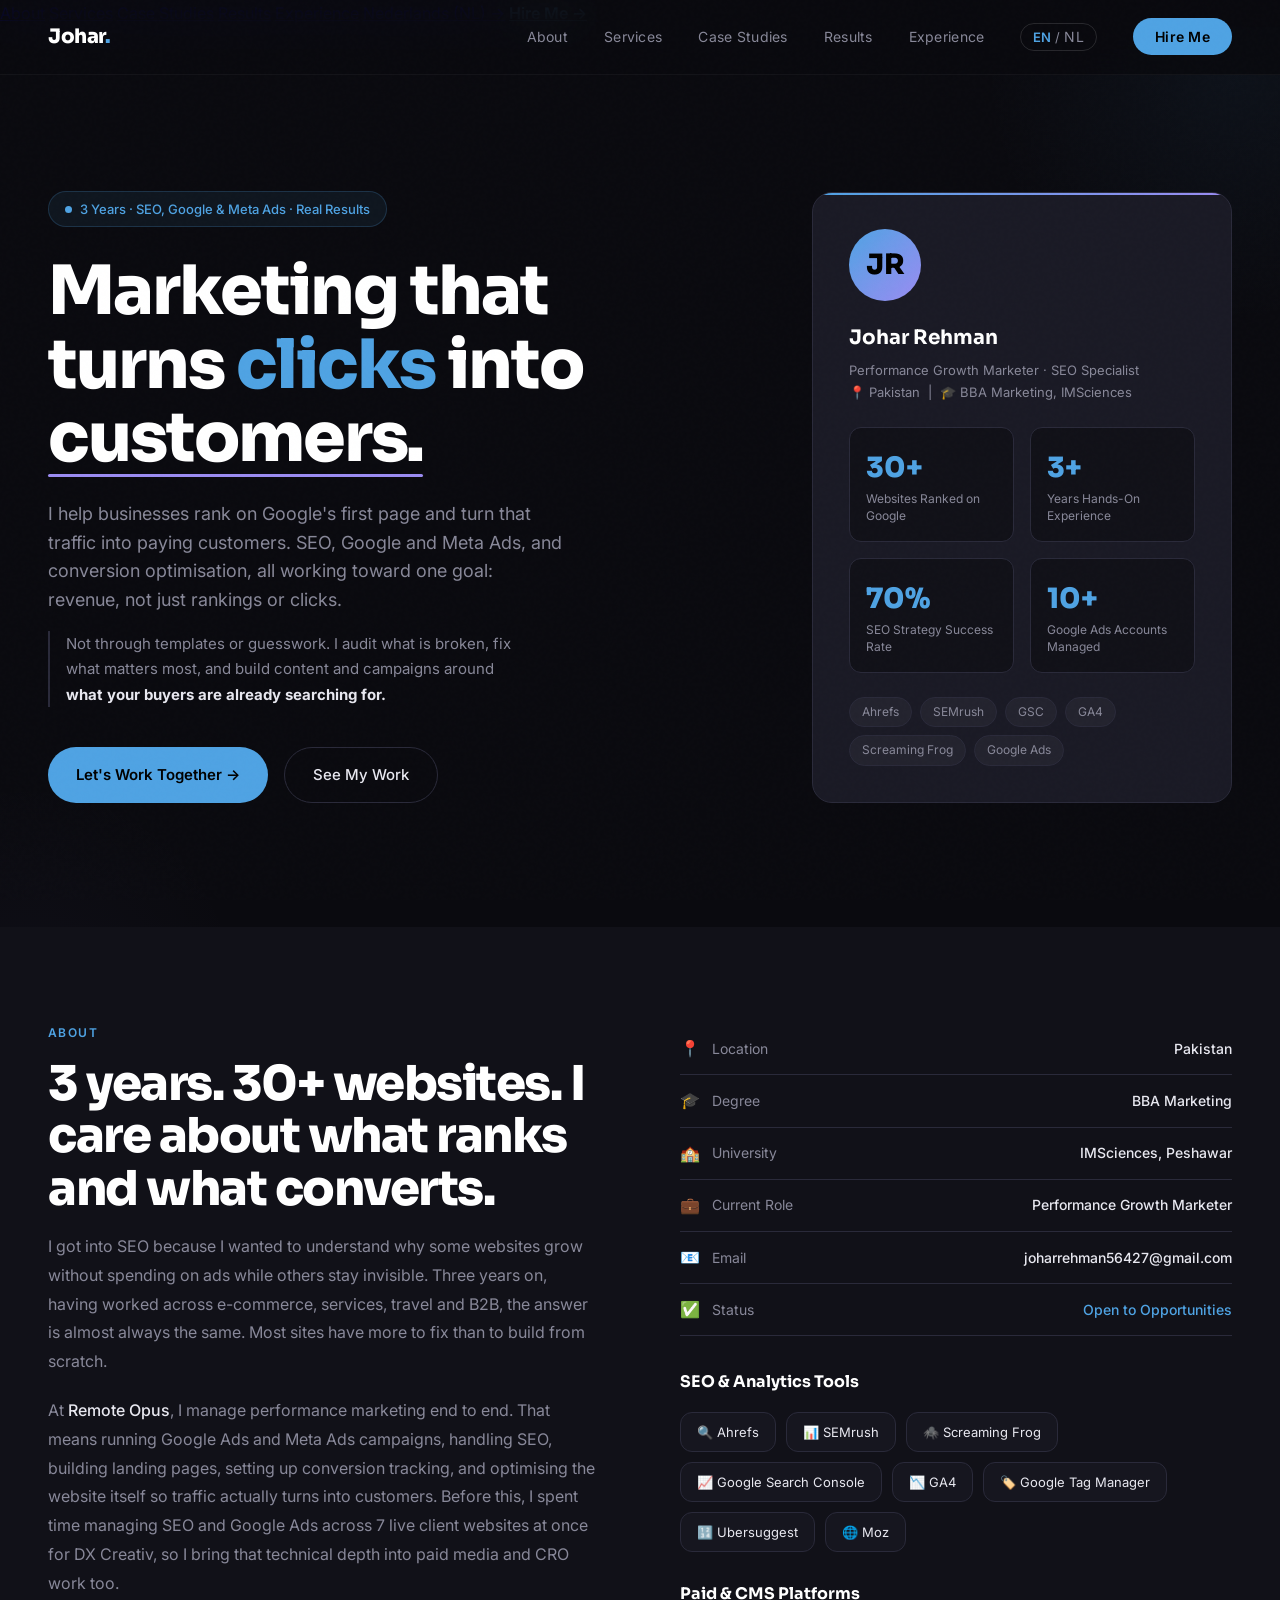
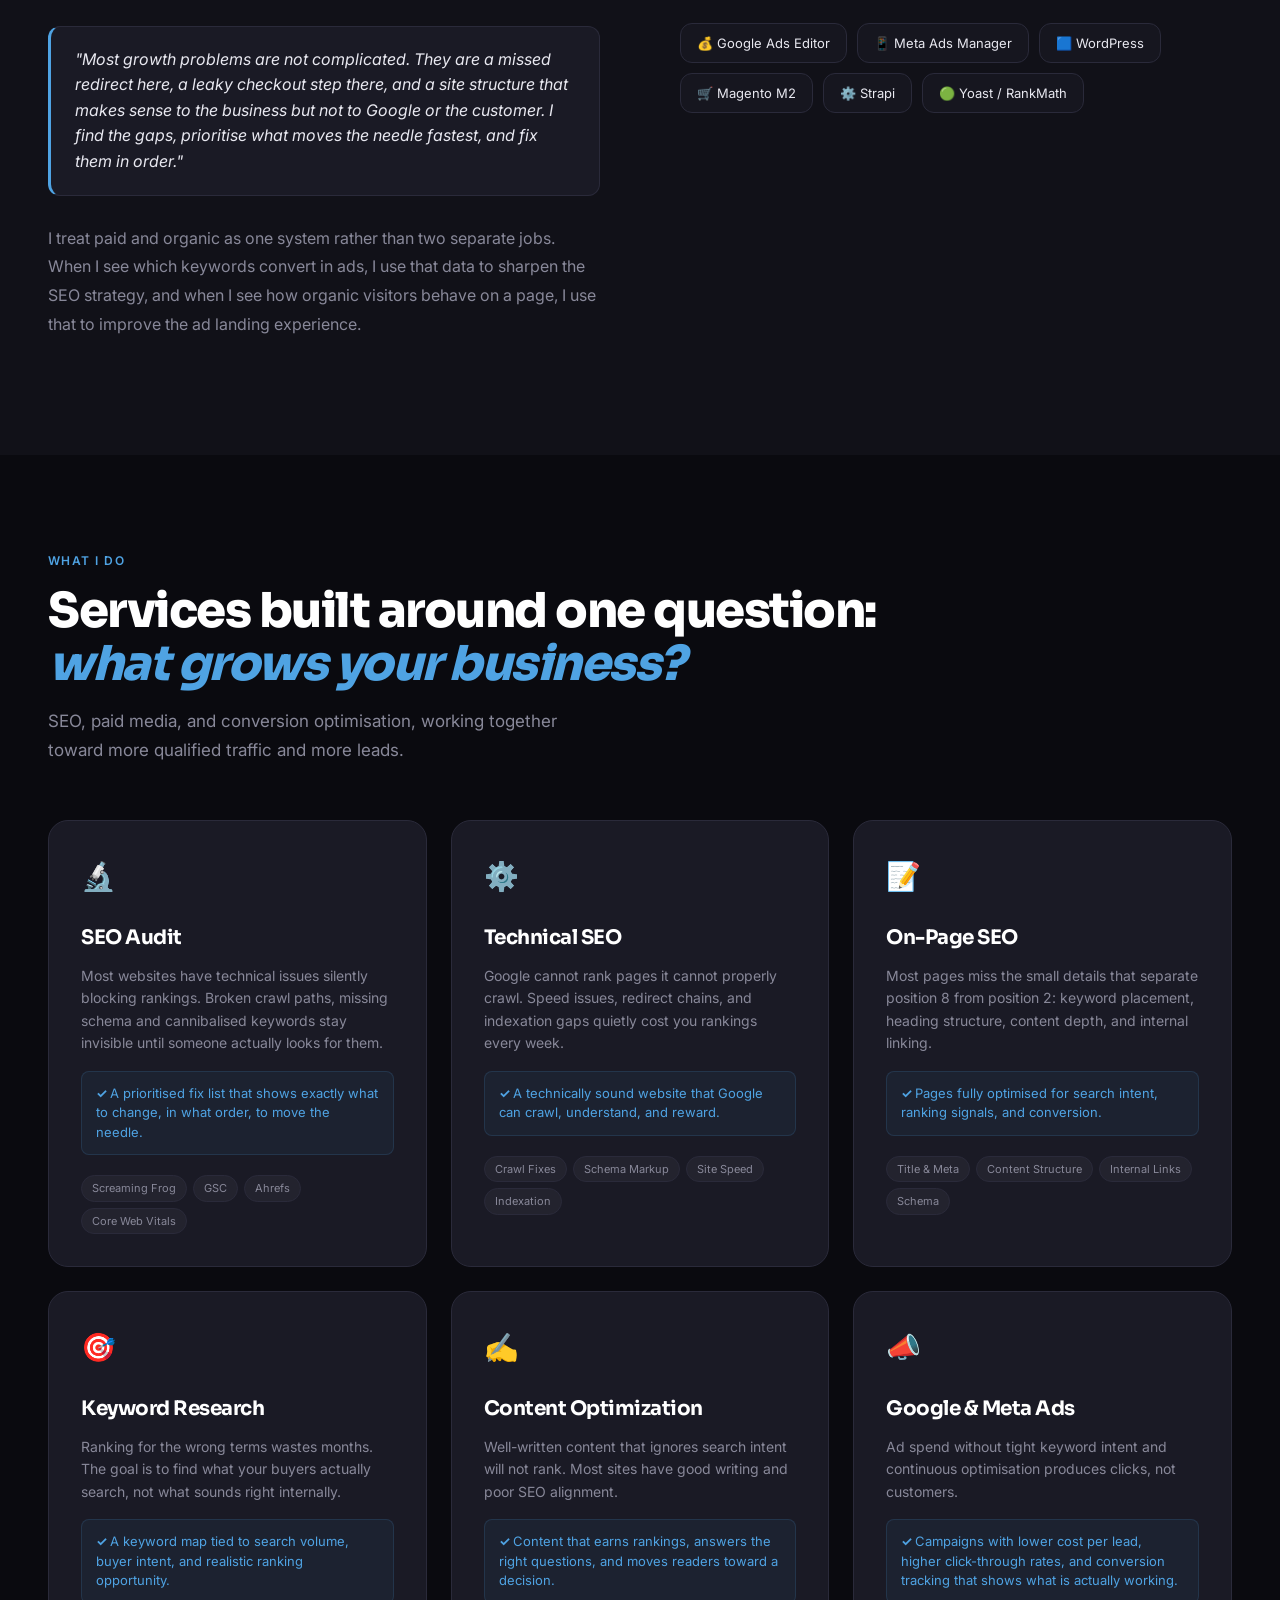
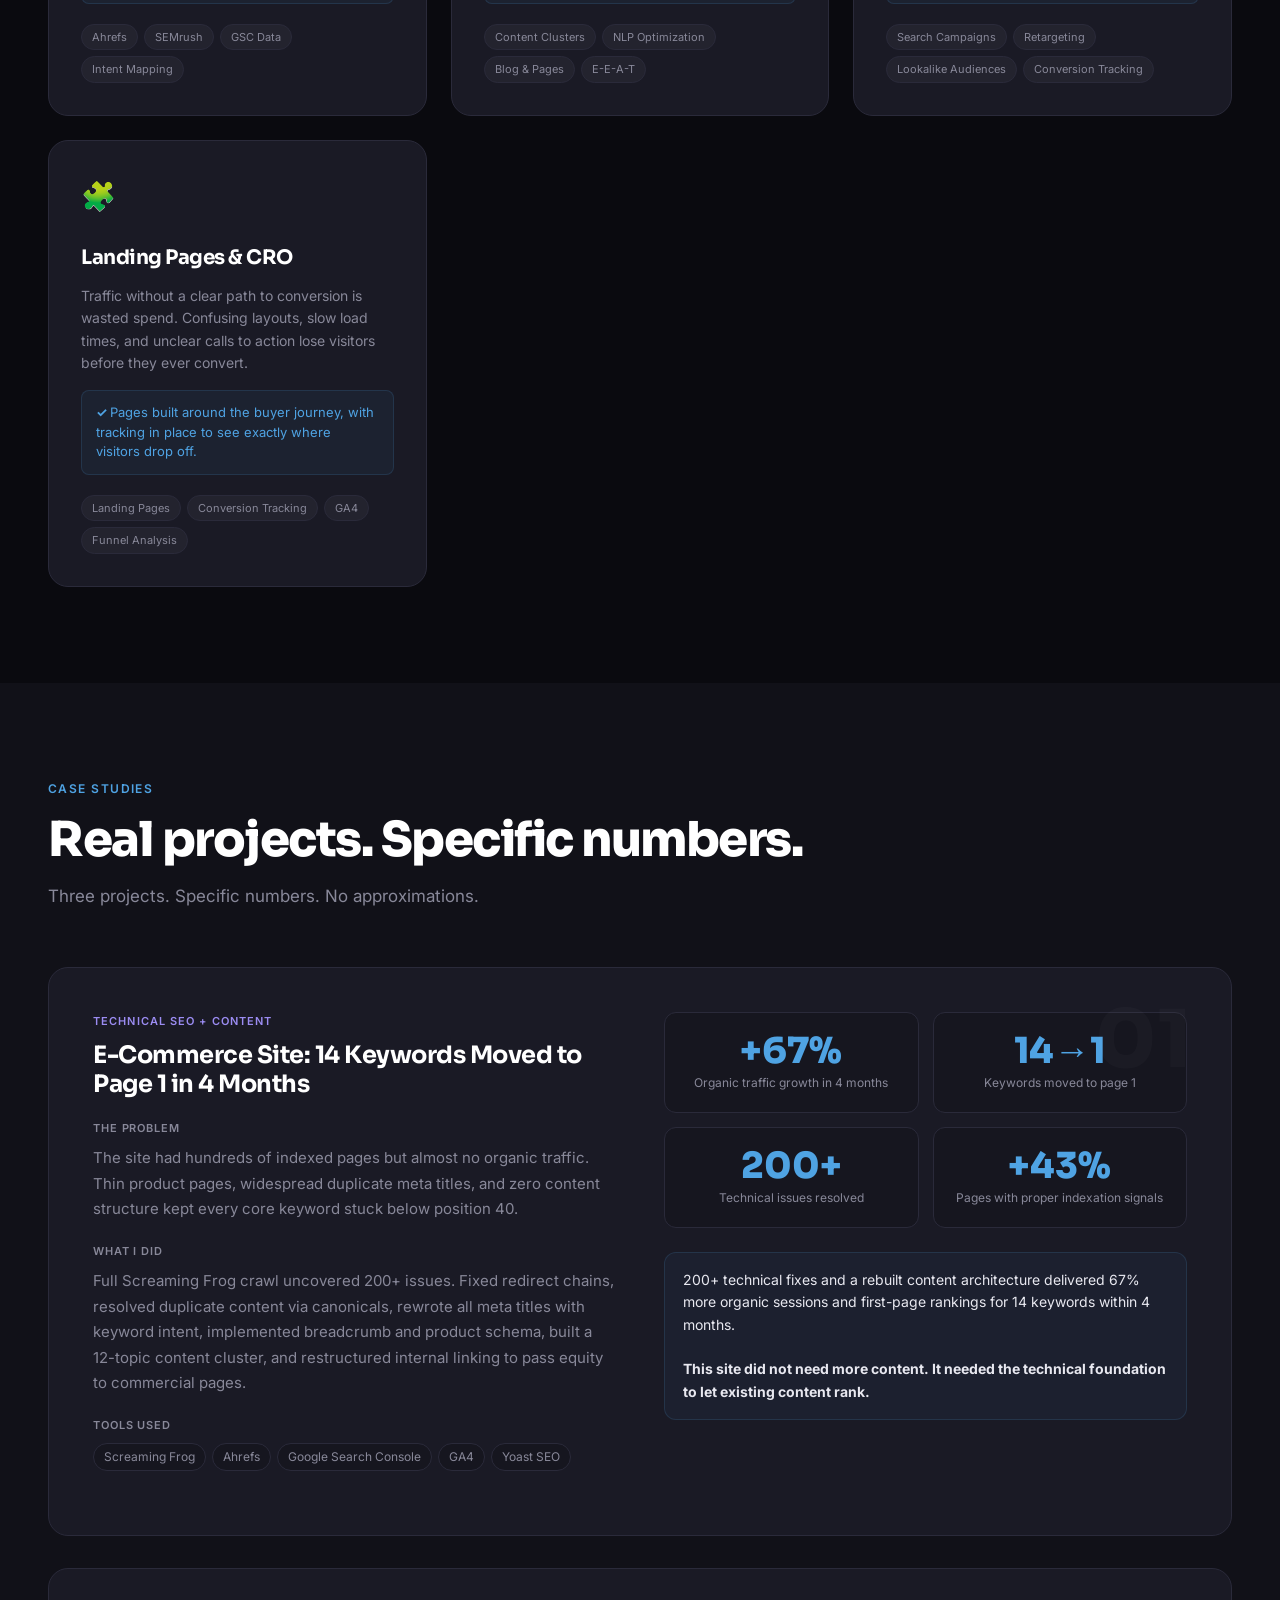
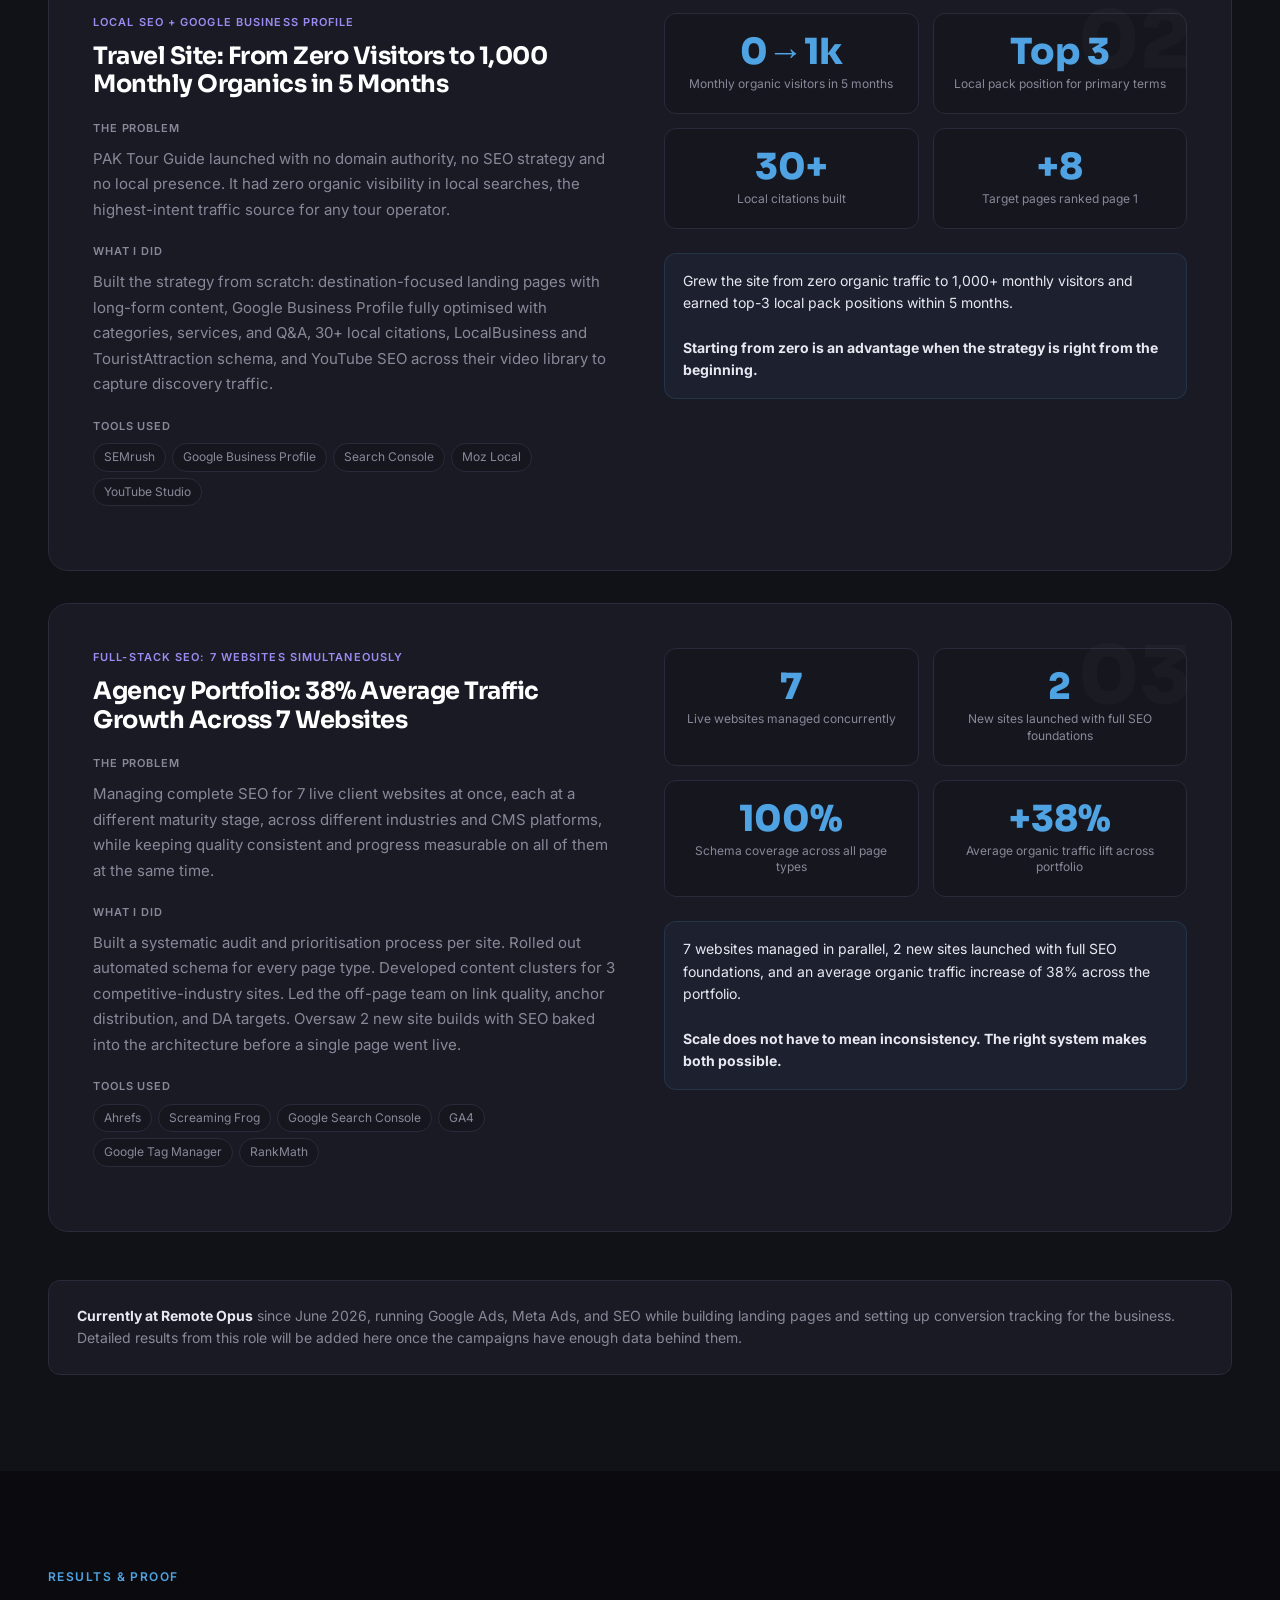
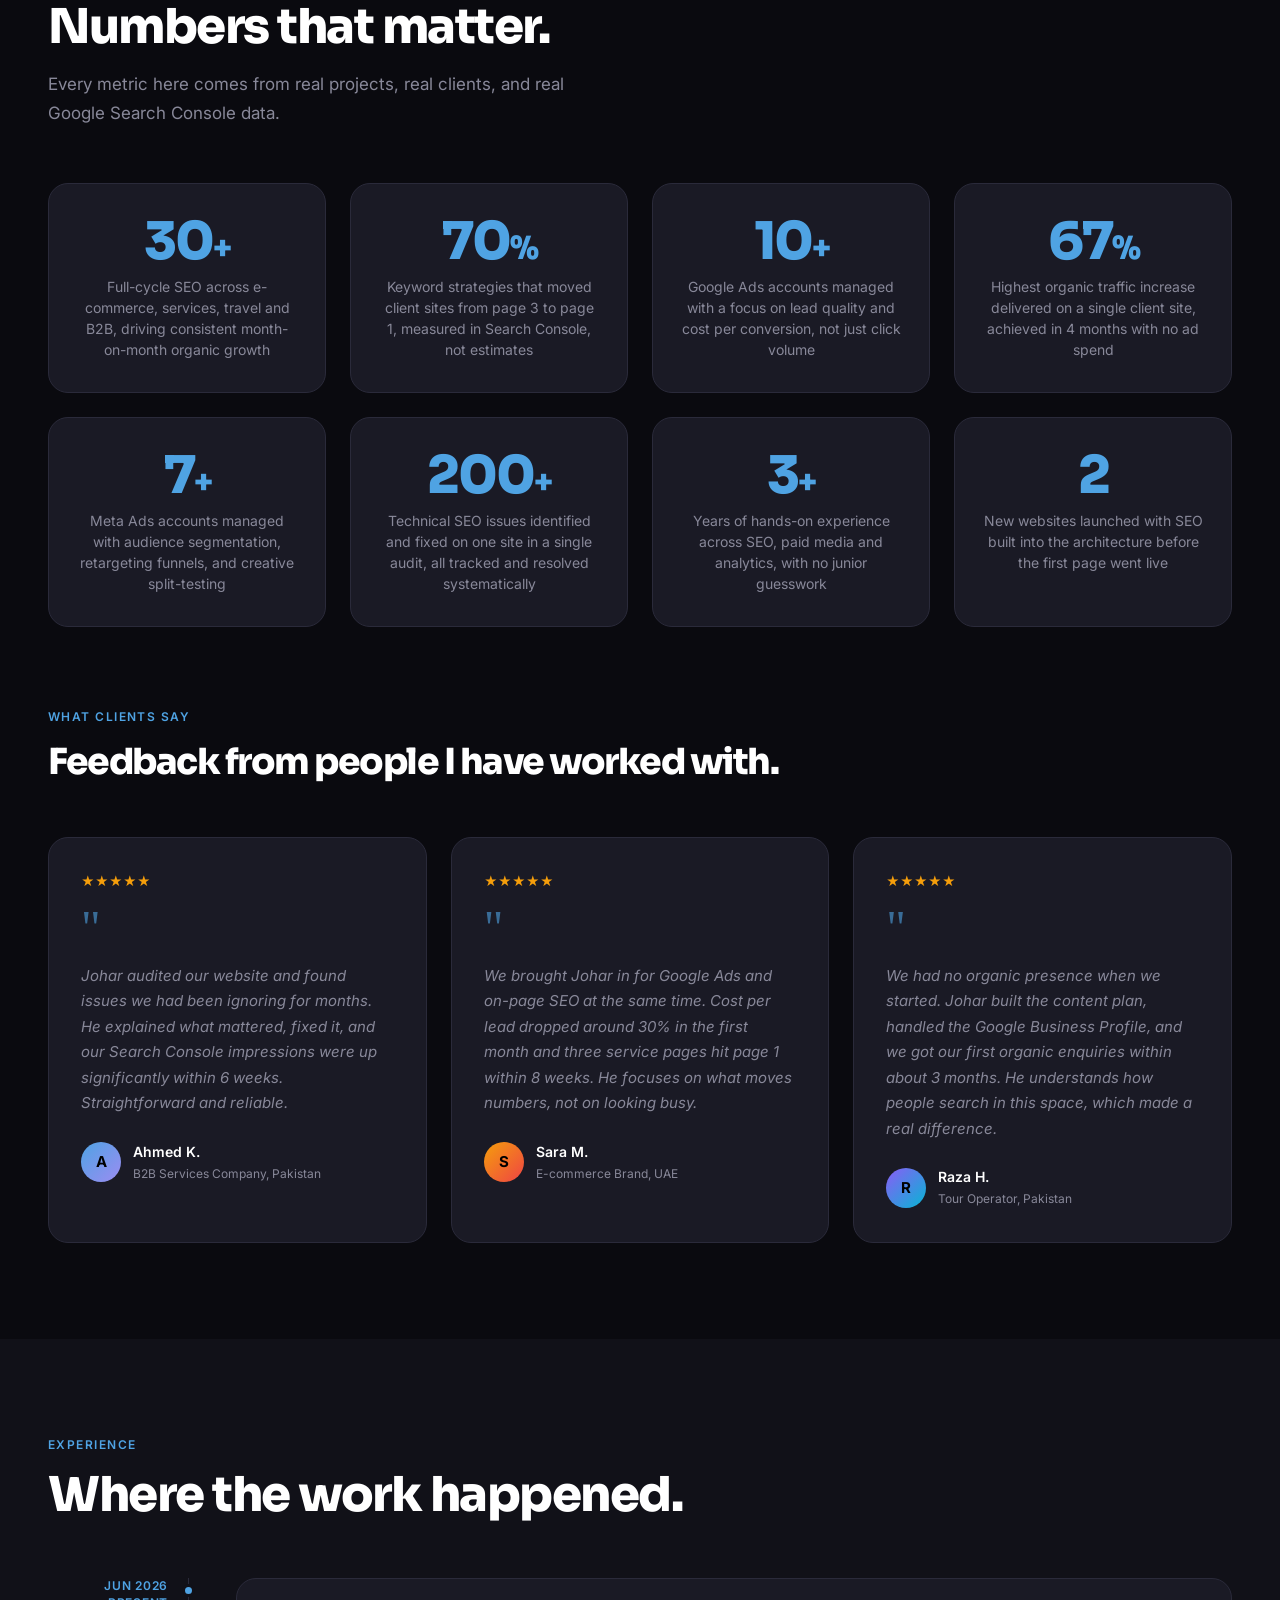
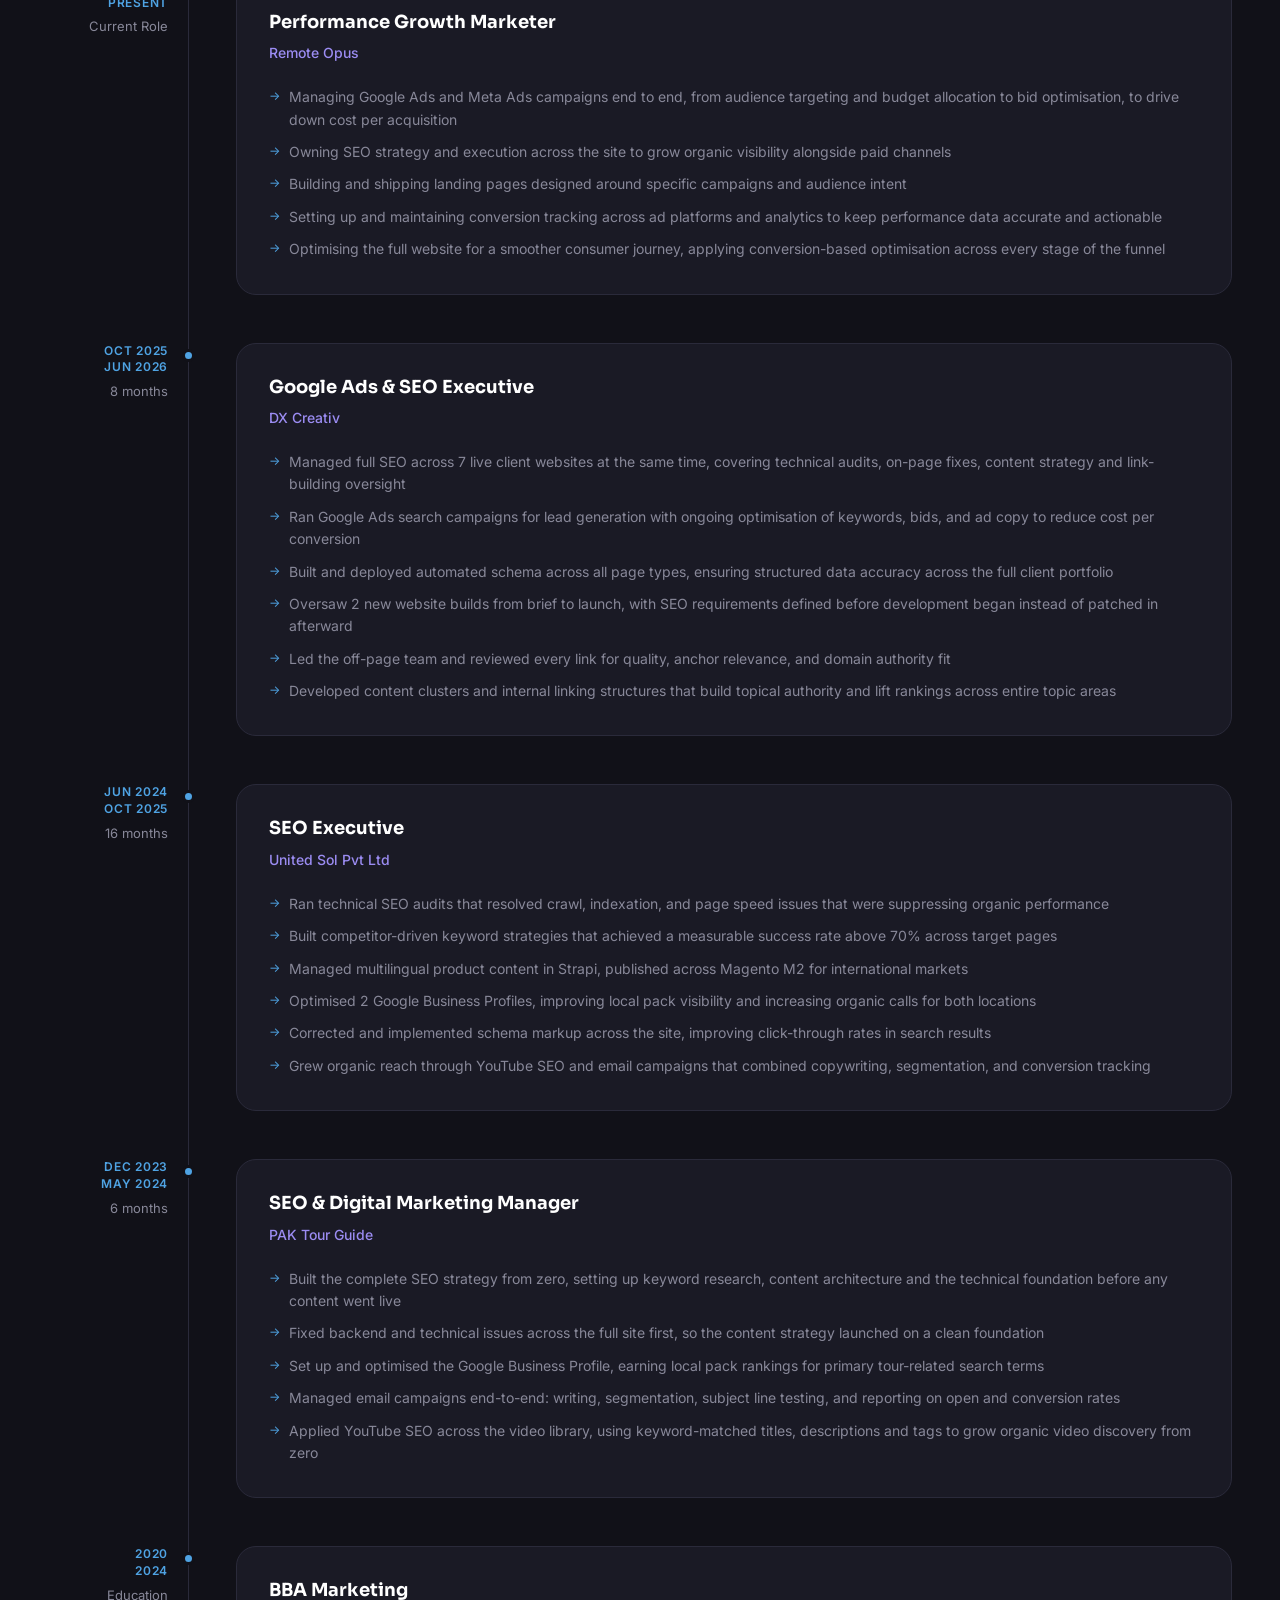
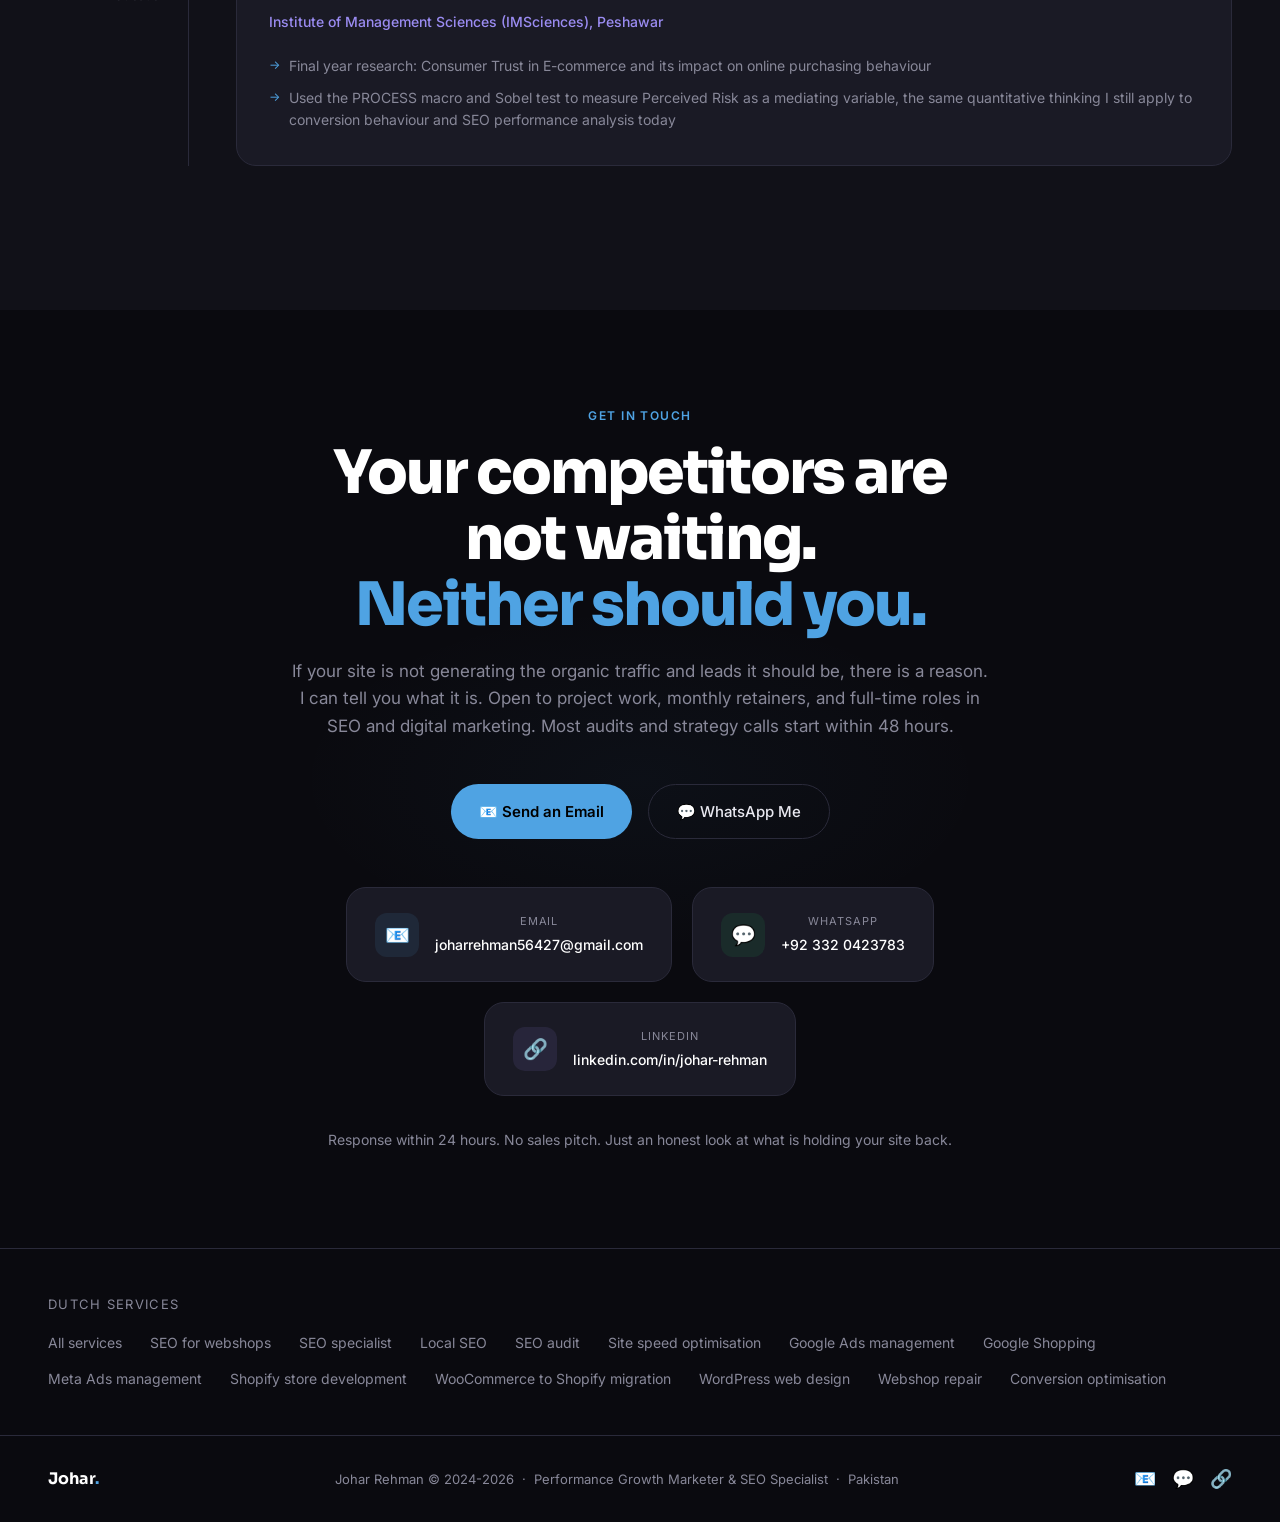
<file: index.html>
<!DOCTYPE html>
<html lang="en">
<head>
<meta charset="UTF-8">
<meta name="viewport" content="width=device-width, initial-scale=1.0">
<meta name="google-site-verification" content="5pjyXOCxpWC-fSdt9da448LdSzERLbaNiNgrnXb7XB0" />
<title>Johar Rehman | Performance Growth Marketer & SEO Specialist</title>
<meta name="description" content="Johar Rehman is a performance growth marketer specialising in Google Ads, Meta Ads, SEO and conversion optimisation. He helps businesses grow traffic, rank on Google and turn visitors into paying customers.">
<link rel="alternate" hreflang="en" href="https://joharrehman5009-dotcom.github.io/portfolio/">
<link rel="alternate" hreflang="nl" href="https://joharrehman5009-dotcom.github.io/portfolio/nl/">
<link rel="alternate" hreflang="x-default" href="https://joharrehman5009-dotcom.github.io/portfolio/">
<!-- Person schema (JSON-LD) for entity / SEO -->
<script type="application/ld+json">
{
  "@context": "https://schema.org",
  "@type": "Person",
  "@id": "https://joharrehman5009-dotcom.github.io/portfolio/#johar-rehman",
  "name": "Johar Rehman",
  "url": "https://joharrehman5009-dotcom.github.io/portfolio/",
  "jobTitle": "Performance Growth Marketer",
  "description": "Performance growth marketer with 3+ years in SEO, Google Ads, and Meta Ads. Helps businesses rank higher on Google and turn traffic into leads, bookings, and sales. Also builds and fixes WordPress, WooCommerce, and Shopify stores.",
  "email": "mailto:joharrehman56427@gmail.com",
  "telephone": "+923320423783",
  "address": {
    "@type": "PostalAddress",
    "addressLocality": "Islamabad",
    "addressCountry": "PK"
  },
  "nationality": "Pakistani",
  "knowsLanguage": ["en", "ur"],
  "knowsAbout": [
    "Search Engine Optimization (SEO)",
    "Technical SEO",
    "On-Page SEO",
    "Local SEO",
    "Keyword Research",
    "Google Ads",
    "Meta Ads",
    "Pay-Per-Click (PPC)",
    "Conversion Rate Optimization",
    "Landing Page Optimization",
    "Google Analytics (GA4)",
    "Google Search Console",
    "Content Marketing",
    "Shopify",
    "WooCommerce",
    "WordPress"
  ],
  "alumniOf": {
    "@type": "CollegeOrUniversity",
    "name": "Institute of Management Sciences (IMSciences)"
  },
  "hasOccupation": {
    "@type": "Occupation",
    "name": "Digital Marketer",
    "occupationLocation": { "@type": "City", "name": "Islamabad" },
    "skills": "SEO, Google Ads, Meta Ads, technical SEO, conversion rate optimization, Shopify and WooCommerce store development"
  },
  "makesOffer": [
    { "@type": "Offer", "itemOffered": { "@type": "Service", "name": "Search Engine Optimization (SEO)" } },
    { "@type": "Offer", "itemOffered": { "@type": "Service", "name": "Google Ads Management" } },
    { "@type": "Offer", "itemOffered": { "@type": "Service", "name": "Meta Ads Management" } },
    { "@type": "Offer", "itemOffered": { "@type": "Service", "name": "Shopify and WooCommerce Store Development" } }
  ],
  "sameAs": [
    "https://www.linkedin.com/in/johar-rehman",
    "https://github.com/joharrehman5009-dotcom"
  ]
}
</script>
<link rel="preconnect" href="https://fonts.googleapis.com">
<link rel="preconnect" href="https://fonts.gstatic.com" crossorigin>
<link href="https://fonts.googleapis.com/css2?family=Inter:ital,wght@0,300;0,400;0,500;0,600;1,300;1,400&family=Sora:wght@400;600;700;800&display=swap" rel="stylesheet">
<style>
:root {
  --bg: #0a0a0f;
  --bg2: #111118;
  --bg3: #16161f;
  --card: #1a1a25;
  --border: #2a2a3a;
  --accent: #4fa3e3;
  --accent2: #9b8cf2;
  --text: #e8e8f0;
  --muted: #888899;
  --white: #ffffff;
  --font-display: 'Sora', sans-serif;
  --font-body: 'Inter', sans-serif;
  --radius: 12px;
  --radius-lg: 20px;
}

*, *::before, *::after { box-sizing: border-box; margin: 0; padding: 0; }

html { scroll-behavior: smooth; }

body {
  background: var(--bg);
  color: var(--text);
  font-family: var(--font-body);
  font-size: 16px;
  line-height: 1.7;
  overflow-x: hidden;
}

/* ─── NOISE TEXTURE ─── */
body::before {
  content: '';
  position: fixed;
  inset: 0;
  background-image: url("data:image/svg+xml,%3Csvg viewBox='0 0 256 256' xmlns='http://www.w3.org/2000/svg'%3E%3Cfilter id='noise'%3E%3CfeTurbulence type='fractalNoise' baseFrequency='0.9' numOctaves='4' stitchTiles='stitch'/%3E%3C/filter%3E%3Crect width='100%25' height='100%25' filter='url(%23noise)' opacity='0.03'/%3E%3C/svg%3E");
  pointer-events: none;
  z-index: 9999;
  opacity: 0.4;
}

/* ─── NAV ─── */
nav {
  position: fixed;
  top: 0; left: 0; right: 0;
  z-index: 100;
  padding: 20px 48px;
  display: flex;
  align-items: center;
  justify-content: space-between;
  background: rgba(10,10,15,0.85);
  backdrop-filter: blur(20px);
  border-bottom: 1px solid rgba(255,255,255,0.04);
  transition: all 0.3s;
}

.nav-logo {
  font-family: var(--font-display);
  font-weight: 800;
  font-size: 20px;
  color: var(--white);
  text-decoration: none;
  letter-spacing: -0.5px;
}

.nav-logo span { color: var(--accent); }

.nav-links {
  display: flex;
  gap: 36px;
  list-style: none;
}

.nav-links a {
  color: var(--muted);
  text-decoration: none;
  font-size: 14px;
  font-weight: 400;
  letter-spacing: 0.02em;
  transition: color 0.2s;
}

.nav-links a:hover { color: var(--white); }

.nav-cta {
  background: var(--accent);
  color: #000 !important;
  padding: 10px 22px;
  border-radius: 100px;
  font-weight: 600 !important;
  font-size: 14px !important;
  transition: transform 0.2s, background 0.2s !important;
}

.nav-cta:hover { transform: scale(1.04); background: #6db8ec !important; color: #000 !important; }

.lang-switch { border: 1px solid rgba(255,255,255,0.12); border-radius: 100px; padding: 5px 12px; font-size: 13px; color: var(--muted); white-space: nowrap; }
.lang-switch .on { color: var(--accent); font-weight: 600; }
.lang-switch a { color: var(--muted); text-decoration: none; }
.lang-switch a:hover { color: var(--white); }

.hamburger { display: none; flex-direction: column; gap: 5px; cursor: pointer; }
.hamburger span { width: 24px; height: 2px; background: var(--text); border-radius: 2px; transition: 0.3s; }

/* ─── HERO ─── */
.hero {
  min-height: 100vh;
  display: flex;
  align-items: center;
  padding: 120px 48px 80px;
  position: relative;
  overflow: hidden;
}

.hero-glow {
  position: absolute;
  top: -200px; right: -200px;
  width: 500px; height: 500px;
  background: radial-gradient(circle, rgba(79,163,227,0.05) 0%, transparent 70%);
  pointer-events: none;
}

.hero-glow2 {
  position: absolute;
  bottom: -300px; left: -200px;
  width: 450px; height: 450px;
  background: radial-gradient(circle, rgba(155,140,242,0.035) 0%, transparent 70%);
  pointer-events: none;
}

.hero-inner {
  max-width: 1200px;
  margin: 0 auto;
  width: 100%;
  display: grid;
  grid-template-columns: 1fr 420px;
  gap: 80px;
  align-items: center;
}

.hero-badge {
  display: inline-flex;
  align-items: center;
  gap: 8px;
  background: rgba(79,163,227,0.08);
  border: 1px solid rgba(79,163,227,0.2);
  border-radius: 100px;
  padding: 6px 16px;
  font-size: 13px;
  font-weight: 500;
  color: var(--accent);
  margin-bottom: 28px;
}

.hero-badge::before {
  content: '';
  width: 7px; height: 7px;
  background: var(--accent);
  border-radius: 50%;
}

.hero h1 {
  font-family: var(--font-display);
  font-size: clamp(40px, 5.5vw, 68px);
  font-weight: 800;
  line-height: 1.08;
  letter-spacing: -2px;
  color: var(--white);
  margin-bottom: 24px;
}

.hero h1 em {
  font-style: normal;
  color: var(--accent);
  display: inline;
}

.hero h1 .underline-word {
  position: relative;
  color: var(--white);
}

.hero h1 .underline-word::after {
  content: '';
  position: absolute;
  bottom: 4px; left: 0; right: 0;
  height: 3px;
  background: var(--accent2);
  border-radius: 2px;
}

.hero-sub {
  font-size: 18px;
  color: var(--muted);
  max-width: 520px;
  margin-bottom: 16px;
  line-height: 1.6;
}

.hero-how {
  font-size: 15px;
  color: var(--muted);
  max-width: 480px;
  margin-bottom: 40px;
  padding-left: 16px;
  border-left: 2px solid var(--border);
}

.hero-how strong { color: var(--text); }

.hero-btns {
  display: flex;
  gap: 16px;
  flex-wrap: wrap;
}

.btn-primary {
  background: var(--accent);
  color: #000;
  padding: 14px 28px;
  border-radius: 100px;
  font-weight: 600;
  font-size: 15px;
  text-decoration: none;
  display: inline-flex;
  align-items: center;
  gap: 8px;
  transition: all 0.2s;
  border: none;
  cursor: pointer;
}

.btn-primary:hover { background: #6db8ec; transform: translateY(-1px); box-shadow: 0 8px 24px rgba(79,163,227,0.18); }

.btn-secondary {
  background: transparent;
  color: var(--text);
  padding: 14px 28px;
  border-radius: 100px;
  font-weight: 500;
  font-size: 15px;
  text-decoration: none;
  display: inline-flex;
  align-items: center;
  gap: 8px;
  transition: all 0.2s;
  border: 1px solid var(--border);
}

.btn-secondary:hover { border-color: var(--text); transform: translateY(-2px); }

/* Hero Card */
.hero-card {
  background: var(--card);
  border: 1px solid var(--border);
  border-radius: var(--radius-lg);
  padding: 36px;
  position: relative;
  overflow: hidden;
}

.hero-card::before {
  content: '';
  position: absolute;
  top: 0; left: 0; right: 0;
  height: 2px;
  background: linear-gradient(90deg, var(--accent), var(--accent2));
}

.hero-avatar {
  width: 72px; height: 72px;
  background: linear-gradient(135deg, var(--accent), var(--accent2));
  border-radius: 50%;
  display: flex;
  align-items: center;
  justify-content: center;
  font-family: var(--font-display);
  font-size: 28px;
  font-weight: 800;
  color: #000;
  margin-bottom: 20px;
}

.hero-card h3 {
  font-family: var(--font-display);
  font-size: 20px;
  font-weight: 700;
  color: var(--white);
  margin-bottom: 4px;
}

.hero-card p {
  font-size: 13px;
  color: var(--muted);
  margin-bottom: 24px;
}

.stat-grid {
  display: grid;
  grid-template-columns: 1fr 1fr;
  gap: 16px;
  margin-bottom: 24px;
}

.stat-item {
  background: var(--bg2);
  border: 1px solid var(--border);
  border-radius: var(--radius);
  padding: 16px;
}

.stat-num {
  font-family: var(--font-display);
  font-size: 28px;
  font-weight: 800;
  color: var(--accent);
  line-height: 1;
  margin-bottom: 4px;
}

.stat-label {
  font-size: 12px;
  color: var(--muted);
  line-height: 1.4;
}

.tool-tags {
  display: flex;
  flex-wrap: wrap;
  gap: 8px;
}

.tool-tag {
  background: rgba(255,255,255,0.04);
  border: 1px solid var(--border);
  border-radius: 100px;
  padding: 4px 12px;
  font-size: 12px;
  color: var(--muted);
}

/* ─── SECTIONS ─── */
section { padding: 96px 48px; }

.section-inner { max-width: 1200px; margin: 0 auto; }

.section-label {
  font-size: 12px;
  font-weight: 600;
  letter-spacing: 0.12em;
  text-transform: uppercase;
  color: var(--accent);
  margin-bottom: 14px;
}

.section-title {
  font-family: var(--font-display);
  font-size: clamp(32px, 4vw, 48px);
  font-weight: 800;
  color: var(--white);
  letter-spacing: -1.5px;
  line-height: 1.1;
  margin-bottom: 16px;
}

.section-sub {
  font-size: 17px;
  color: var(--muted);
  max-width: 560px;
  line-height: 1.7;
}

/* ─── ABOUT ─── */
.about { background: var(--bg2); }

.about-grid {
  display: grid;
  grid-template-columns: 1fr 1fr;
  gap: 80px;
  align-items: start;
}

.about-text p {
  color: var(--muted);
  font-size: 16px;
  line-height: 1.8;
  margin-bottom: 20px;
}

.about-text p strong { color: var(--text); font-weight: 500; }

.about-highlight {
  background: var(--card);
  border: 1px solid var(--border);
  border-left: 3px solid var(--accent);
  border-radius: var(--radius);
  padding: 20px 24px;
  margin: 28px 0;
  font-size: 16px;
  color: var(--text);
  line-height: 1.6;
  font-style: italic;
}

.tool-section h4 {
  font-family: var(--font-display);
  font-size: 16px;
  font-weight: 700;
  color: var(--white);
  margin-bottom: 16px;
  margin-top: 28px;
}

.tools-grid {
  display: flex;
  flex-wrap: wrap;
  gap: 10px;
}

.tool-pill {
  background: var(--bg3);
  border: 1px solid var(--border);
  border-radius: var(--radius);
  padding: 8px 16px;
  font-size: 13px;
  color: var(--text);
  display: flex;
  align-items: center;
  gap: 6px;
  transition: all 0.2s;
}

.tool-pill:hover { border-color: var(--accent); color: var(--accent); }

.info-list { list-style: none; }
.info-list li {
  display: flex;
  align-items: center;
  gap: 12px;
  padding: 12px 0;
  border-bottom: 1px solid var(--border);
  font-size: 14px;
  color: var(--muted);
}
.info-list li strong { color: var(--text); margin-left: auto; font-weight: 500; }
.info-icon { font-size: 16px; }

/* ─── SERVICES ─── */
.services-grid {
  display: grid;
  grid-template-columns: repeat(3, 1fr);
  gap: 24px;
  margin-top: 56px;
}

.service-card {
  background: var(--card);
  border: 1px solid var(--border);
  border-radius: var(--radius-lg);
  padding: 32px;
  position: relative;
  overflow: hidden;
  transition: all 0.3s;
  cursor: default;
}

.service-card:hover {
  border-color: rgba(79,163,227,0.3);
  transform: translateY(-4px);
  box-shadow: 0 20px 60px rgba(0,0,0,0.3);
}

.service-card::after {
  content: '';
  position: absolute;
  bottom: 0; left: 0; right: 0;
  height: 0;
  background: linear-gradient(0deg, rgba(79,163,227,0.04), transparent);
  transition: height 0.3s;
}

.service-card:hover::after { height: 100%; }

.service-icon {
  font-size: 28px;
  margin-bottom: 20px;
  display: block;
}

.service-card h3 {
  font-family: var(--font-display);
  font-size: 20px;
  font-weight: 700;
  color: var(--white);
  margin-bottom: 10px;
  letter-spacing: -0.5px;
}

.service-problem {
  font-size: 14px;
  color: var(--muted);
  margin-bottom: 16px;
  line-height: 1.6;
}

.service-outcome {
  background: rgba(79,163,227,0.06);
  border: 1px solid rgba(79,163,227,0.15);
  border-radius: 8px;
  padding: 12px 14px;
  font-size: 13px;
  color: var(--accent);
  line-height: 1.5;
  margin-bottom: 20px;
}

.service-outcome::before { content: '✓ '; font-weight: 700; }

.service-tags { display: flex; flex-wrap: wrap; gap: 6px; }
.service-tag {
  background: rgba(255,255,255,0.04);
  border: 1px solid var(--border);
  padding: 3px 10px;
  border-radius: 100px;
  font-size: 11px;
  color: var(--muted);
}

/* ─── CASE STUDIES ─── */
.case-studies { background: var(--bg2); }

.cases-grid {
  display: grid;
  grid-template-columns: 1fr;
  gap: 32px;
  margin-top: 56px;
}

.case-card {
  background: var(--card);
  border: 1px solid var(--border);
  border-radius: var(--radius-lg);
  padding: 44px;
  display: grid;
  grid-template-columns: 1fr 1fr;
  gap: 48px;
  align-items: start;
  position: relative;
  overflow: hidden;
  transition: border-color 0.3s;
}

.case-card:hover { border-color: rgba(79,163,227,0.2); }

.case-number {
  position: absolute;
  top: 32px; right: 40px;
  font-family: var(--font-display);
  font-size: 80px;
  font-weight: 800;
  color: rgba(255,255,255,0.025);
  line-height: 1;
  pointer-events: none;
}

.case-type {
  font-size: 11px;
  font-weight: 600;
  letter-spacing: 0.1em;
  text-transform: uppercase;
  color: var(--accent2);
  margin-bottom: 10px;
}

.case-card h3 {
  font-family: var(--font-display);
  font-size: 24px;
  font-weight: 700;
  color: var(--white);
  letter-spacing: -0.5px;
  margin-bottom: 20px;
  line-height: 1.2;
}

.case-block { margin-bottom: 20px; }
.case-block-label {
  font-size: 11px;
  font-weight: 600;
  letter-spacing: 0.08em;
  text-transform: uppercase;
  color: var(--muted);
  margin-bottom: 8px;
}
.case-block p {
  font-size: 15px;
  color: var(--muted);
  line-height: 1.7;
}

.case-tools { display: flex; flex-wrap: wrap; gap: 6px; margin-top: 4px; }
.case-tool {
  background: var(--bg3);
  border: 1px solid var(--border);
  padding: 3px 10px;
  border-radius: 100px;
  font-size: 12px;
  color: var(--muted);
}

.case-results { }

.result-cards {
  display: grid;
  grid-template-columns: 1fr 1fr;
  gap: 14px;
  margin-bottom: 24px;
}

.result-card {
  background: var(--bg3);
  border: 1px solid var(--border);
  border-radius: var(--radius);
  padding: 20px;
  text-align: center;
}

.result-num {
  font-family: var(--font-display);
  font-size: 36px;
  font-weight: 800;
  color: var(--accent);
  line-height: 1;
  margin-bottom: 6px;
}

.result-label {
  font-size: 12px;
  color: var(--muted);
  line-height: 1.4;
}

.result-summary {
  background: rgba(79,163,227,0.05);
  border: 1px solid rgba(79,163,227,0.15);
  border-radius: var(--radius);
  padding: 16px 18px;
  font-size: 14px;
  color: var(--text);
  line-height: 1.6;
}

/* ─── PROOF / METRICS ─── */
.proof-grid {
  display: grid;
  grid-template-columns: repeat(4, 1fr);
  gap: 24px;
  margin-top: 56px;
}

.proof-card {
  background: var(--card);
  border: 1px solid var(--border);
  border-radius: var(--radius-lg);
  padding: 32px 28px;
  text-align: center;
  position: relative;
  overflow: hidden;
  transition: all 0.3s;
}

.proof-card:hover { border-color: rgba(79,163,227,0.25); transform: translateY(-2px); }

.proof-num {
  font-family: var(--font-display);
  font-size: 52px;
  font-weight: 800;
  color: var(--accent);
  line-height: 1;
  margin-bottom: 8px;
  letter-spacing: -2px;
}

.proof-desc {
  font-size: 14px;
  color: var(--muted);
  line-height: 1.5;
}

.testimonials {
  display: grid;
  grid-template-columns: repeat(3, 1fr);
  gap: 24px;
  margin-top: 56px;
}

.testimonial-card {
  background: var(--card);
  border: 1px solid var(--border);
  border-radius: var(--radius-lg);
  padding: 32px;
  position: relative;
  transition: all 0.3s;
}

.testimonial-card:hover { border-color: rgba(79,163,227,0.18); transform: translateY(-2px); }

.quote-mark {
  font-family: Georgia, serif;
  font-size: 48px;
  color: var(--accent);
  line-height: 0.8;
  margin-bottom: 16px;
  display: block;
  opacity: 0.6;
}

.testimonial-card p {
  font-size: 15px;
  color: var(--muted);
  line-height: 1.7;
  margin-bottom: 24px;
  font-style: italic;
}

.t-author {
  display: flex;
  align-items: center;
  gap: 12px;
}

.t-avatar {
  width: 40px; height: 40px;
  border-radius: 50%;
  display: flex;
  align-items: center;
  justify-content: center;
  font-weight: 700;
  font-size: 15px;
  color: #000;
  flex-shrink: 0;
}

.t-name {
  font-size: 14px;
  font-weight: 600;
  color: var(--white);
}

.t-role {
  font-size: 12px;
  color: var(--muted);
}

.stars {
  color: #f59e0b;
  font-size: 13px;
  margin-bottom: 16px;
}

/* ─── EXPERIENCE ─── */
.experience { background: var(--bg2); }

.exp-timeline {
  margin-top: 56px;
  position: relative;
}

.exp-timeline::before {
  content: '';
  position: absolute;
  left: 140px;
  top: 0; bottom: 0;
  width: 1px;
  background: var(--border);
}

.exp-item {
  display: grid;
  grid-template-columns: 140px 1fr;
  gap: 48px;
  margin-bottom: 48px;
  position: relative;
}

.exp-item::before {
  content: '';
  position: absolute;
  left: 134px; top: 6px;
  width: 13px; height: 13px;
  border-radius: 50%;
  background: var(--accent);
  border: 3px solid var(--bg2);
  z-index: 1;
}

.exp-date {
  text-align: right;
  padding-right: 20px;
}

.exp-period {
  font-size: 12px;
  font-weight: 600;
  color: var(--accent);
  text-transform: uppercase;
  letter-spacing: 0.06em;
  line-height: 1.4;
}

.exp-company {
  font-size: 13px;
  color: var(--muted);
  margin-top: 4px;
}

.exp-content {
  background: var(--card);
  border: 1px solid var(--border);
  border-radius: var(--radius-lg);
  padding: 28px 32px;
  transition: border-color 0.3s;
}

.exp-content:hover { border-color: rgba(79,163,227,0.2); }

.exp-role {
  font-family: var(--font-display);
  font-size: 18px;
  font-weight: 700;
  color: var(--white);
  margin-bottom: 4px;
}

.exp-co {
  font-size: 14px;
  color: var(--accent2);
  margin-bottom: 16px;
  font-weight: 500;
}

.exp-bullets { list-style: none; }
.exp-bullets li {
  font-size: 14px;
  color: var(--muted);
  padding: 5px 0;
  padding-left: 20px;
  position: relative;
  line-height: 1.6;
}
.exp-bullets li::before {
  content: '→';
  position: absolute;
  left: 0;
  color: var(--accent);
  font-size: 12px;
}

/* ─── CTA ─── */
.cta-section {
  text-align: center;
  position: relative;
  overflow: hidden;
}

.cta-glow {
  position: absolute;
  top: 50%; left: 50%;
  transform: translate(-50%, -50%);
  width: 700px; height: 350px;
  background: radial-gradient(ellipse, rgba(79,163,227,0.04) 0%, transparent 70%);
  pointer-events: none;
}

.cta-inner {
  max-width: 700px;
  margin: 0 auto;
  position: relative;
}

.cta-title {
  font-family: var(--font-display);
  font-size: clamp(36px, 5vw, 60px);
  font-weight: 800;
  color: var(--white);
  letter-spacing: -2px;
  line-height: 1.1;
  margin-bottom: 20px;
}

.cta-title em { font-style: normal; color: var(--accent); }

.cta-sub {
  font-size: 17px;
  color: var(--muted);
  margin-bottom: 44px;
  line-height: 1.6;
}

.cta-links {
  display: flex;
  justify-content: center;
  gap: 16px;
  flex-wrap: wrap;
  margin-bottom: 48px;
}

.contact-cards {
  display: flex;
  justify-content: center;
  gap: 20px;
  flex-wrap: wrap;
}

.contact-card {
  background: var(--card);
  border: 1px solid var(--border);
  border-radius: var(--radius-lg);
  padding: 24px 28px;
  text-decoration: none;
  display: flex;
  align-items: center;
  gap: 16px;
  min-width: 200px;
  transition: all 0.3s;
}

.contact-card:hover {
  border-color: rgba(79,163,227,0.3);
  transform: translateY(-3px);
  box-shadow: 0 16px 40px rgba(0,0,0,0.3);
}

.contact-icon {
  width: 44px; height: 44px;
  border-radius: 12px;
  display: flex;
  align-items: center;
  justify-content: center;
  font-size: 20px;
  flex-shrink: 0;
}

.contact-label {
  font-size: 11px;
  text-transform: uppercase;
  letter-spacing: 0.08em;
  color: var(--muted);
  margin-bottom: 2px;
}

.contact-value {
  font-size: 14px;
  font-weight: 500;
  color: var(--white);
}

/* ─── FOOTER ─── */
footer {
  padding: 28px 48px;
  border-top: 1px solid var(--border);
  display: flex;
  align-items: center;
  justify-content: space-between;
  font-size: 13px;
  color: var(--muted);
}

.footer-logo {
  font-family: var(--font-display);
  font-weight: 700;
  font-size: 16px;
  color: var(--white);
}

.footer-logo span { color: var(--accent); }

.nl-links { padding: 44px 48px; border-top: 1px solid var(--border); }
.nl-links .nl-inner { max-width: 1200px; margin: 0 auto; }
.nl-links .nl-label { font-size: 13px; letter-spacing: 0.1em; text-transform: uppercase; color: var(--muted); margin-bottom: 16px; }
.nl-links .nl-row { display: flex; flex-wrap: wrap; gap: 12px 28px; }
.nl-links a { color: var(--muted); text-decoration: none; font-size: 14px; }
.nl-links a:hover { color: var(--accent); }

/* ─── ANIMATIONS ─── */
.fade-up {
  opacity: 0;
  transform: translateY(28px);
  transition: opacity 0.6s ease, transform 0.6s ease;
}
.fade-up.visible { opacity: 1; transform: translateY(0); }

.stagger-1 { transition-delay: 0.05s; }
.stagger-2 { transition-delay: 0.1s; }
.stagger-3 { transition-delay: 0.15s; }
.stagger-4 { transition-delay: 0.2s; }
.stagger-5 { transition-delay: 0.25s; }
.stagger-6 { transition-delay: 0.3s; }

/* Counter */
.count-num { display: inline-block; }

/* ─── MOBILE ─── */
@media (max-width: 1024px) {
  nav { padding: 18px 24px; }
  .nav-links { display: none; }
  .hamburger { display: flex; }
  .mobile-menu {
    display: none;
    position: fixed;
    top: 65px; left: 0; right: 0;
    background: var(--bg);
    border-bottom: 1px solid var(--border);
    padding: 20px 24px;
    z-index: 99;
    flex-direction: column;
    gap: 16px;
  }
  .mobile-menu.open { display: flex; }
  .mobile-menu a { color: var(--text); text-decoration: none; font-size: 16px; padding: 8px 0; border-bottom: 1px solid var(--border); }
  
  section { padding: 72px 24px; }
  .hero { padding: 100px 24px 72px; }
  .hero-inner { grid-template-columns: 1fr; gap: 48px; }
  .hero-card { display: none; }
  .about-grid { grid-template-columns: 1fr; gap: 48px; }
  .services-grid { grid-template-columns: 1fr; }
  .proof-grid { grid-template-columns: repeat(2, 1fr); }
  .testimonials { grid-template-columns: 1fr; }
  .case-card { grid-template-columns: 1fr; gap: 32px; }
  .exp-timeline::before { left: 0; }
  .exp-item { grid-template-columns: 1fr; gap: 0; padding-left: 24px; }
  .exp-item::before { left: -7px; }
  .exp-date { text-align: left; padding-right: 0; margin-bottom: 12px; }
  footer { flex-direction: column; gap: 12px; text-align: center; }
  .contact-cards { flex-direction: column; align-items: center; }
  .contact-card { width: 100%; max-width: 320px; }
}

@media (max-width: 600px) {
  .proof-grid { grid-template-columns: 1fr 1fr; }
  .result-cards { grid-template-columns: 1fr 1fr; }
  .stat-grid { grid-template-columns: 1fr 1fr; }
  .hero h1 { letter-spacing: -1px; }
}
</style>
<link rel="icon" type="image/svg+xml" href="/portfolio/favicon.svg">
<link rel="icon" type="image/png" sizes="144x144" href="/portfolio/favicon.png">
<link rel="apple-touch-icon" href="/portfolio/favicon.png">
<meta property="og:site_name" content="Johar Rehman">
<script type="application/ld+json">
{
  "@context":"https://schema.org",
  "@type":"WebSite",
  "name":"Johar Rehman",
  "alternateName":"Johar Rehman, Performance Growth Marketer",
  "url":"https://joharrehman5009-dotcom.github.io/portfolio/"
}
</script>
</head>
<body>

<!-- NAV -->
<nav id="navbar">
  <a href="#" class="nav-logo">Johar<span>.</span></a>
  <ul class="nav-links">
    <li><a href="#about">About</a></li>
    <li><a href="#services">Services</a></li>
    <li><a href="#work">Case Studies</a></li>
    <li><a href="#proof">Results</a></li>
    <li><a href="#experience">Experience</a></li>
    <li><span class="lang-switch"><span class="on">EN</span> / <a href="/portfolio/nl/">NL</a></span></li>
    <li><a href="#contact" class="nav-cta">Hire Me</a></li>
  </ul>
  <div class="hamburger" onclick="toggleMenu()">
    <span></span><span></span><span></span>
  </div>
</nav>

<div class="mobile-menu" id="mobileMenu">
  <a href="#about" onclick="toggleMenu()">About</a>
  <a href="#services" onclick="toggleMenu()">Services</a>
  <a href="#work" onclick="toggleMenu()">Case Studies</a>
  <a href="#proof" onclick="toggleMenu()">Results</a>
  <a href="#experience" onclick="toggleMenu()">Experience</a>
  <a href="/portfolio/nl/">Nederlands (NL) →</a>
  <a href="#contact" onclick="toggleMenu()" style="color: var(--accent); font-weight:600;">Hire Me →</a>
</div>

<!-- HERO -->
<section class="hero" id="home">
  <div class="hero-glow"></div>
  <div class="hero-glow2"></div>
  <div class="hero-inner">
    <div class="hero-left">
      <div class="hero-badge fade-up">3 Years · SEO, Google & Meta Ads · Real Results</div>
      <h1 class="fade-up stagger-1">
        Marketing that turns <em>clicks</em> into <span class="underline-word">customers.</span>
      </h1>
      <p class="hero-sub fade-up stagger-2">
        I help businesses rank on Google's first page and turn that traffic into paying customers. SEO, Google and Meta Ads, and conversion optimisation, all working toward one goal: revenue, not just rankings or clicks.
      </p>
      <p class="hero-how fade-up stagger-3">
        Not through templates or guesswork. I audit what is broken, fix what matters most, and build content and campaigns around <strong>what your buyers are already searching for.</strong>
      </p>
      <div class="hero-btns fade-up stagger-4">
        <a href="#contact" class="btn-primary">Let's Work Together →</a>
        <a href="#work" class="btn-secondary">See My Work</a>
      </div>
    </div>

    <div class="hero-card fade-up stagger-3">
      <div class="hero-avatar">JR</div>
      <h3>Johar Rehman</h3>
      <p>Performance Growth Marketer · SEO Specialist<br>📍 Pakistan &nbsp;|&nbsp; 🎓 BBA Marketing, IMSciences</p>
      <div class="stat-grid">
        <div class="stat-item">
          <div class="stat-num count-num" data-target="30">0</div><span style="font-family:var(--font-display);font-size:28px;font-weight:800;color:var(--accent);">+</span>
          <div class="stat-label">Websites Ranked on Google</div>
        </div>
        <div class="stat-item">
          <div class="stat-num count-num" data-target="3">0</div><span style="font-family:var(--font-display);font-size:28px;font-weight:800;color:var(--accent);">+</span>
          <div class="stat-label">Years Hands-On Experience</div>
        </div>
        <div class="stat-item">
          <div class="stat-num count-num" data-target="70">0</div><span style="font-family:var(--font-display);font-size:28px;font-weight:800;color:var(--accent);">%</span>
          <div class="stat-label">SEO Strategy Success Rate</div>
        </div>
        <div class="stat-item">
          <div class="stat-num count-num" data-target="10">0</div><span style="font-family:var(--font-display);font-size:28px;font-weight:800;color:var(--accent);">+</span>
          <div class="stat-label">Google Ads Accounts Managed</div>
        </div>
      </div>
      <div class="tool-tags">
        <span class="tool-tag">Ahrefs</span>
        <span class="tool-tag">SEMrush</span>
        <span class="tool-tag">GSC</span>
        <span class="tool-tag">GA4</span>
        <span class="tool-tag">Screaming Frog</span>
        <span class="tool-tag">Google Ads</span>
      </div>
    </div>
  </div>
</section>

<!-- ABOUT -->
<section class="about" id="about">
  <div class="section-inner">
    <div class="about-grid">
      <div class="about-text">
        <div class="section-label fade-up">About</div>
        <h2 class="section-title fade-up stagger-1">3 years. 30+ websites. I care about what ranks and what converts.</h2>
        <p class="fade-up stagger-2">
          I got into SEO because I wanted to understand why some websites grow without spending on ads while others stay invisible. Three years on, having worked across e-commerce, services, travel and B2B, the answer is almost always the same. Most sites have more to fix than to build from scratch.
        </p>
        <p class="fade-up stagger-3">
          At <strong>Remote Opus</strong>, I manage performance marketing end to end. That means running Google Ads and Meta Ads campaigns, handling SEO, building landing pages, setting up conversion tracking, and optimising the website itself so traffic actually turns into customers. Before this, I spent time managing SEO and Google Ads across 7 live client websites at once for DX Creativ, so I bring that technical depth into paid media and CRO work too.
        </p>
        <div class="about-highlight fade-up stagger-3">
          "Most growth problems are not complicated. They are a missed redirect here, a leaky checkout step there, and a site structure that makes sense to the business but not to Google or the customer. I find the gaps, prioritise what moves the needle fastest, and fix them in order."
        </div>
        <p class="fade-up stagger-4">
          I treat paid and organic as one system rather than two separate jobs. When I see which keywords convert in ads, I use that data to sharpen the SEO strategy, and when I see how organic visitors behave on a page, I use that to improve the ad landing experience.
        </p>
      </div>
      <div class="about-right fade-up stagger-2">
        <ul class="info-list" style="margin-bottom:32px;">
          <li><span class="info-icon">📍</span> Location <strong>Pakistan</strong></li>
          <li><span class="info-icon">🎓</span> Degree <strong>BBA Marketing</strong></li>
          <li><span class="info-icon">🏫</span> University <strong>IMSciences, Peshawar</strong></li>
          <li><span class="info-icon">💼</span> Current Role <strong>Performance Growth Marketer</strong></li>
          <li><span class="info-icon">📧</span> Email <strong>joharrehman56427@gmail.com</strong></li>
          <li><span class="info-icon">✅</span> Status <strong style="color:var(--accent);">Open to Opportunities</strong></li>
        </ul>
        <div class="tool-section">
          <h4>SEO & Analytics Tools</h4>
          <div class="tools-grid">
            <span class="tool-pill">🔍 Ahrefs</span>
            <span class="tool-pill">📊 SEMrush</span>
            <span class="tool-pill">🕷️ Screaming Frog</span>
            <span class="tool-pill">📈 Google Search Console</span>
            <span class="tool-pill">📉 GA4</span>
            <span class="tool-pill">🏷️ Google Tag Manager</span>
            <span class="tool-pill">🔢 Ubersuggest</span>
            <span class="tool-pill">🌐 Moz</span>
          </div>
          <h4>Paid & CMS Platforms</h4>
          <div class="tools-grid">
            <span class="tool-pill">💰 Google Ads Editor</span>
            <span class="tool-pill">📱 Meta Ads Manager</span>
            <span class="tool-pill">🟦 WordPress</span>
            <span class="tool-pill">🛒 Magento M2</span>
            <span class="tool-pill">⚙️ Strapi</span>
            <span class="tool-pill">🟢 Yoast / RankMath</span>
          </div>
        </div>
      </div>
    </div>
  </div>
</section>

<!-- SERVICES -->
<section id="services">
  <div class="section-inner">
    <div class="fade-up"><div class="section-label">What I Do</div></div>
    <h2 class="section-title fade-up stagger-1">Services built around one question:<br><em style="color:var(--accent);">what grows your business?</em></h2>
    <p class="section-sub fade-up stagger-2">SEO, paid media, and conversion optimisation, working together toward more qualified traffic and more leads.</p>

    <div class="services-grid">
      <div class="service-card fade-up stagger-1">
        <span class="service-icon">🔬</span>
        <h3>SEO Audit</h3>
        <p class="service-problem">Most websites have technical issues silently blocking rankings. Broken crawl paths, missing schema and cannibalised keywords stay invisible until someone actually looks for them.</p>
        <div class="service-outcome">A prioritised fix list that shows exactly what to change, in what order, to move the needle.</div>
        <div class="service-tags">
          <span class="service-tag">Screaming Frog</span>
          <span class="service-tag">GSC</span>
          <span class="service-tag">Ahrefs</span>
          <span class="service-tag">Core Web Vitals</span>
        </div>
      </div>

      <div class="service-card fade-up stagger-2">
        <span class="service-icon">⚙️</span>
        <h3>Technical SEO</h3>
        <p class="service-problem">Google cannot rank pages it cannot properly crawl. Speed issues, redirect chains, and indexation gaps quietly cost you rankings every week.</p>
        <div class="service-outcome">A technically sound website that Google can crawl, understand, and reward.</div>
        <div class="service-tags">
          <span class="service-tag">Crawl Fixes</span>
          <span class="service-tag">Schema Markup</span>
          <span class="service-tag">Site Speed</span>
          <span class="service-tag">Indexation</span>
        </div>
      </div>

      <div class="service-card fade-up stagger-3">
        <span class="service-icon">📝</span>
        <h3>On-Page SEO</h3>
        <p class="service-problem">Most pages miss the small details that separate position 8 from position 2: keyword placement, heading structure, content depth, and internal linking.</p>
        <div class="service-outcome">Pages fully optimised for search intent, ranking signals, and conversion.</div>
        <div class="service-tags">
          <span class="service-tag">Title & Meta</span>
          <span class="service-tag">Content Structure</span>
          <span class="service-tag">Internal Links</span>
          <span class="service-tag">Schema</span>
        </div>
      </div>

      <div class="service-card fade-up stagger-1">
        <span class="service-icon">🎯</span>
        <h3>Keyword Research</h3>
        <p class="service-problem">Ranking for the wrong terms wastes months. The goal is to find what your buyers actually search, not what sounds right internally.</p>
        <div class="service-outcome">A keyword map tied to search volume, buyer intent, and realistic ranking opportunity.</div>
        <div class="service-tags">
          <span class="service-tag">Ahrefs</span>
          <span class="service-tag">SEMrush</span>
          <span class="service-tag">GSC Data</span>
          <span class="service-tag">Intent Mapping</span>
        </div>
      </div>

      <div class="service-card fade-up stagger-2">
        <span class="service-icon">✍️</span>
        <h3>Content Optimization</h3>
        <p class="service-problem">Well-written content that ignores search intent will not rank. Most sites have good writing and poor SEO alignment.</p>
        <div class="service-outcome">Content that earns rankings, answers the right questions, and moves readers toward a decision.</div>
        <div class="service-tags">
          <span class="service-tag">Content Clusters</span>
          <span class="service-tag">NLP Optimization</span>
          <span class="service-tag">Blog & Pages</span>
          <span class="service-tag">E-E-A-T</span>
        </div>
      </div>

      <div class="service-card fade-up stagger-3">
        <span class="service-icon">📣</span>
        <h3>Google & Meta Ads</h3>
        <p class="service-problem">Ad spend without tight keyword intent and continuous optimisation produces clicks, not customers.</p>
        <div class="service-outcome">Campaigns with lower cost per lead, higher click-through rates, and conversion tracking that shows what is actually working.</div>
        <div class="service-tags">
          <span class="service-tag">Search Campaigns</span>
          <span class="service-tag">Retargeting</span>
          <span class="service-tag">Lookalike Audiences</span>
          <span class="service-tag">Conversion Tracking</span>
        </div>
      </div>
      <div class="service-card fade-up stagger-2">
        <span class="service-icon">🧩</span>
        <h3>Landing Pages & CRO</h3>
        <p class="service-problem">Traffic without a clear path to conversion is wasted spend. Confusing layouts, slow load times, and unclear calls to action lose visitors before they ever convert.</p>
        <div class="service-outcome">Pages built around the buyer journey, with tracking in place to see exactly where visitors drop off.</div>
        <div class="service-tags">
          <span class="service-tag">Landing Pages</span>
          <span class="service-tag">Conversion Tracking</span>
          <span class="service-tag">GA4</span>
          <span class="service-tag">Funnel Analysis</span>
        </div>
      </div>
    </div>
  </div>
</section>

<!-- CASE STUDIES -->
<section class="case-studies" id="work">
  <div class="section-inner">
    <div class="fade-up"><div class="section-label">Case Studies</div></div>
    <h2 class="section-title fade-up stagger-1">Real projects. Specific numbers.</h2>
    <p class="section-sub fade-up stagger-2">Three projects. Specific numbers. No approximations.</p>

    <div class="cases-grid">

      <!-- CASE 1 -->
      <div class="case-card fade-up">
        <div class="case-number">01</div>
        <div class="case-left">
          <div class="case-type">Technical SEO + Content</div>
          <h3>E-Commerce Site: 14 Keywords Moved to Page 1 in 4 Months</h3>
          <div class="case-block">
            <div class="case-block-label">The Problem</div>
            <p>The site had hundreds of indexed pages but almost no organic traffic. Thin product pages, widespread duplicate meta titles, and zero content structure kept every core keyword stuck below position 40.</p>
          </div>
          <div class="case-block">
            <div class="case-block-label">What I Did</div>
            <p>Full Screaming Frog crawl uncovered 200+ issues. Fixed redirect chains, resolved duplicate content via canonicals, rewrote all meta titles with keyword intent, implemented breadcrumb and product schema, built a 12-topic content cluster, and restructured internal linking to pass equity to commercial pages.</p>
          </div>
          <div class="case-block">
            <div class="case-block-label">Tools Used</div>
            <div class="case-tools">
              <span class="case-tool">Screaming Frog</span>
              <span class="case-tool">Ahrefs</span>
              <span class="case-tool">Google Search Console</span>
              <span class="case-tool">GA4</span>
              <span class="case-tool">Yoast SEO</span>
            </div>
          </div>
        </div>
        <div class="case-results">
          <div class="result-cards">
            <div class="result-card">
              <div class="result-num">+67%</div>
              <div class="result-label">Organic traffic growth in 4 months</div>
            </div>
            <div class="result-card">
              <div class="result-num">14→1</div>
              <div class="result-label">Keywords moved to page 1</div>
            </div>
            <div class="result-card">
              <div class="result-num">200+</div>
              <div class="result-label">Technical issues resolved</div>
            </div>
            <div class="result-card">
              <div class="result-num">+43%</div>
              <div class="result-label">Pages with proper indexation signals</div>
            </div>
          </div>
          <div class="result-summary">
            200+ technical fixes and a rebuilt content architecture delivered 67% more organic sessions and first-page rankings for 14 keywords within 4 months.
            <br><br><strong>This site did not need more content. It needed the technical foundation to let existing content rank.</strong>
          </div>
        </div>
      </div>

      <!-- CASE 2 -->
      <div class="case-card fade-up">
        <div class="case-number">02</div>
        <div class="case-left">
          <div class="case-type">Local SEO + Google Business Profile</div>
          <h3>Travel Site: From Zero Visitors to 1,000 Monthly Organics in 5 Months</h3>
          <div class="case-block">
            <div class="case-block-label">The Problem</div>
            <p>PAK Tour Guide launched with no domain authority, no SEO strategy and no local presence. It had zero organic visibility in local searches, the highest-intent traffic source for any tour operator.</p>
          </div>
          <div class="case-block">
            <div class="case-block-label">What I Did</div>
            <p>Built the strategy from scratch: destination-focused landing pages with long-form content, Google Business Profile fully optimised with categories, services, and Q&A, 30+ local citations, LocalBusiness and TouristAttraction schema, and YouTube SEO across their video library to capture discovery traffic.</p>
          </div>
          <div class="case-block">
            <div class="case-block-label">Tools Used</div>
            <div class="case-tools">
              <span class="case-tool">SEMrush</span>
              <span class="case-tool">Google Business Profile</span>
              <span class="case-tool">Search Console</span>
              <span class="case-tool">Moz Local</span>
              <span class="case-tool">YouTube Studio</span>
            </div>
          </div>
        </div>
        <div class="case-results">
          <div class="result-cards">
            <div class="result-card">
              <div class="result-num">0→1k</div>
              <div class="result-label">Monthly organic visitors in 5 months</div>
            </div>
            <div class="result-card">
              <div class="result-num">Top 3</div>
              <div class="result-label">Local pack position for primary terms</div>
            </div>
            <div class="result-card">
              <div class="result-num">30+</div>
              <div class="result-label">Local citations built</div>
            </div>
            <div class="result-card">
              <div class="result-num">+8</div>
              <div class="result-label">Target pages ranked page 1</div>
            </div>
          </div>
          <div class="result-summary">
            Grew the site from zero organic traffic to 1,000+ monthly visitors and earned top-3 local pack positions within 5 months.
            <br><br><strong>Starting from zero is an advantage when the strategy is right from the beginning.</strong>
          </div>
        </div>
      </div>

      <!-- CASE 3 -->
      <div class="case-card fade-up">
        <div class="case-number">03</div>
        <div class="case-left">
          <div class="case-type">Full-Stack SEO: 7 Websites Simultaneously</div>
          <h3>Agency Portfolio: 38% Average Traffic Growth Across 7 Websites</h3>
          <div class="case-block">
            <div class="case-block-label">The Problem</div>
            <p>Managing complete SEO for 7 live client websites at once, each at a different maturity stage, across different industries and CMS platforms, while keeping quality consistent and progress measurable on all of them at the same time.</p>
          </div>
          <div class="case-block">
            <div class="case-block-label">What I Did</div>
            <p>Built a systematic audit and prioritisation process per site. Rolled out automated schema for every page type. Developed content clusters for 3 competitive-industry sites. Led the off-page team on link quality, anchor distribution, and DA targets. Oversaw 2 new site builds with SEO baked into the architecture before a single page went live.</p>
          </div>
          <div class="case-block">
            <div class="case-block-label">Tools Used</div>
            <div class="case-tools">
              <span class="case-tool">Ahrefs</span>
              <span class="case-tool">Screaming Frog</span>
              <span class="case-tool">Google Search Console</span>
              <span class="case-tool">GA4</span>
              <span class="case-tool">Google Tag Manager</span>
              <span class="case-tool">RankMath</span>
            </div>
          </div>
        </div>
        <div class="case-results">
          <div class="result-cards">
            <div class="result-card">
              <div class="result-num">7</div>
              <div class="result-label">Live websites managed concurrently</div>
            </div>
            <div class="result-card">
              <div class="result-num">2</div>
              <div class="result-label">New sites launched with full SEO foundations</div>
            </div>
            <div class="result-card">
              <div class="result-num">100%</div>
              <div class="result-label">Schema coverage across all page types</div>
            </div>
            <div class="result-card">
              <div class="result-num">+38%</div>
              <div class="result-label">Average organic traffic lift across portfolio</div>
            </div>
          </div>
          <div class="result-summary">
            7 websites managed in parallel, 2 new sites launched with full SEO foundations, and an average organic traffic increase of 38% across the portfolio.
            <br><br><strong>Scale does not have to mean inconsistency. The right system makes both possible.</strong>
          </div>
        </div>
      </div>

    </div>

    <div class="fade-up" style="margin-top: 48px; padding: 24px 28px; border: 1px solid var(--border); border-radius: var(--radius); background: var(--card);">
      <div style="font-size: 14px; color: var(--muted); line-height: 1.6;">
        <strong style="color: var(--text);">Currently at Remote Opus</strong> since June 2026, running Google Ads, Meta Ads, and SEO while building landing pages and setting up conversion tracking for the business. Detailed results from this role will be added here once the campaigns have enough data behind them.
      </div>
    </div>
  </div>
</section>

<!-- PROOF / METRICS -->
<section id="proof">
  <div class="section-inner">
    <div class="fade-up"><div class="section-label">Results & Proof</div></div>
    <h2 class="section-title fade-up stagger-1">Numbers that matter.</h2>
    <p class="section-sub fade-up stagger-2">Every metric here comes from real projects, real clients, and real Google Search Console data.</p>

    <div class="proof-grid">
      <div class="proof-card fade-up stagger-1">
        <div class="proof-num">30<span style="font-size:32px;">+</span></div>
        <div class="proof-desc">Full-cycle SEO across e-commerce, services, travel and B2B, driving consistent month-on-month organic growth</div>
      </div>
      <div class="proof-card fade-up stagger-2">
        <div class="proof-num">70<span style="font-size:32px;">%</span></div>
        <div class="proof-desc">Keyword strategies that moved client sites from page 3 to page 1, measured in Search Console, not estimates</div>
      </div>
      <div class="proof-card fade-up stagger-3">
        <div class="proof-num">10<span style="font-size:32px;">+</span></div>
        <div class="proof-desc">Google Ads accounts managed with a focus on lead quality and cost per conversion, not just click volume</div>
      </div>
      <div class="proof-card fade-up stagger-4">
        <div class="proof-num">67<span style="font-size:32px;">%</span></div>
        <div class="proof-desc">Highest organic traffic increase delivered on a single client site, achieved in 4 months with no ad spend</div>
      </div>
      <div class="proof-card fade-up stagger-1">
        <div class="proof-num">7<span style="font-size:32px;">+</span></div>
        <div class="proof-desc">Meta Ads accounts managed with audience segmentation, retargeting funnels, and creative split-testing</div>
      </div>
      <div class="proof-card fade-up stagger-2">
        <div class="proof-num">200<span style="font-size:32px;">+</span></div>
        <div class="proof-desc">Technical SEO issues identified and fixed on one site in a single audit, all tracked and resolved systematically</div>
      </div>
      <div class="proof-card fade-up stagger-3">
        <div class="proof-num">3<span style="font-size:32px;">+</span></div>
        <div class="proof-desc">Years of hands-on experience across SEO, paid media and analytics, with no junior guesswork</div>
      </div>
      <div class="proof-card fade-up stagger-4">
        <div class="proof-num">2</div>
        <div class="proof-desc">New websites launched with SEO built into the architecture before the first page went live</div>
      </div>
    </div>

    <div style="margin-top: 80px;">
      <div class="fade-up"><div class="section-label">What Clients Say</div></div>
      <h3 class="section-title fade-up stagger-1" style="font-size:clamp(24px,3vw,36px); margin-bottom:40px;">Feedback from people I have worked with.</h3>

      <div class="testimonials">
        <div class="testimonial-card fade-up stagger-1">
          <div class="stars">★★★★★</div>
          <span class="quote-mark">"</span>
          <p>Johar audited our website and found issues we had been ignoring for months. He explained what mattered, fixed it, and our Search Console impressions were up significantly within 6 weeks. Straightforward and reliable.</p>
          <div class="t-author">
            <div class="t-avatar" style="background: linear-gradient(135deg, #4fa3e3, #9b8cf2);">A</div>
            <div>
              <div class="t-name">Ahmed K.</div>
              <div class="t-role">B2B Services Company, Pakistan</div>
            </div>
          </div>
        </div>

        <div class="testimonial-card fade-up stagger-2">
          <div class="stars">★★★★★</div>
          <span class="quote-mark">"</span>
          <p>We brought Johar in for Google Ads and on-page SEO at the same time. Cost per lead dropped around 30% in the first month and three service pages hit page 1 within 8 weeks. He focuses on what moves numbers, not on looking busy.</p>
          <div class="t-author">
            <div class="t-avatar" style="background: linear-gradient(135deg, #f59e0b, #ef4444);">S</div>
            <div>
              <div class="t-name">Sara M.</div>
              <div class="t-role">E-commerce Brand, UAE</div>
            </div>
          </div>
        </div>

        <div class="testimonial-card fade-up stagger-3">
          <div class="stars">★★★★★</div>
          <span class="quote-mark">"</span>
          <p>We had no organic presence when we started. Johar built the content plan, handled the Google Business Profile, and we got our first organic enquiries within about 3 months. He understands how people search in this space, which made a real difference.</p>
          <div class="t-author">
            <div class="t-avatar" style="background: linear-gradient(135deg, #8b5cf6, #06b6d4);">R</div>
            <div>
              <div class="t-name">Raza H.</div>
              <div class="t-role">Tour Operator, Pakistan</div>
            </div>
          </div>
        </div>
      </div>
    </div>
  </div>
</section>

<!-- EXPERIENCE -->
<section class="experience" id="experience">
  <div class="section-inner">
    <div class="fade-up"><div class="section-label">Experience</div></div>
    <h2 class="section-title fade-up stagger-1">Where the work happened.</h2>

    <div class="exp-timeline">

      <div class="exp-item fade-up">
        <div class="exp-date">
          <div class="exp-period">Jun 2026<br>Present</div>
          <div class="exp-company">Current Role</div>
        </div>
        <div class="exp-content">
          <div class="exp-role">Performance Growth Marketer</div>
          <div class="exp-co">Remote Opus</div>
          <ul class="exp-bullets">
            <li>Managing Google Ads and Meta Ads campaigns end to end, from audience targeting and budget allocation to bid optimisation, to drive down cost per acquisition</li>
            <li>Owning SEO strategy and execution across the site to grow organic visibility alongside paid channels</li>
            <li>Building and shipping landing pages designed around specific campaigns and audience intent</li>
            <li>Setting up and maintaining conversion tracking across ad platforms and analytics to keep performance data accurate and actionable</li>
            <li>Optimising the full website for a smoother consumer journey, applying conversion-based optimisation across every stage of the funnel</li>
          </ul>
        </div>
      </div>

      <div class="exp-item fade-up stagger-1">
        <div class="exp-date">
          <div class="exp-period">Oct 2025<br>Jun 2026</div>
          <div class="exp-company">8 months</div>
        </div>
        <div class="exp-content">
          <div class="exp-role">Google Ads & SEO Executive</div>
          <div class="exp-co">DX Creativ</div>
          <ul class="exp-bullets">
            <li>Managed full SEO across 7 live client websites at the same time, covering technical audits, on-page fixes, content strategy and link-building oversight</li>
            <li>Ran Google Ads search campaigns for lead generation with ongoing optimisation of keywords, bids, and ad copy to reduce cost per conversion</li>
            <li>Built and deployed automated schema across all page types, ensuring structured data accuracy across the full client portfolio</li>
            <li>Oversaw 2 new website builds from brief to launch, with SEO requirements defined before development began instead of patched in afterward</li>
            <li>Led the off-page team and reviewed every link for quality, anchor relevance, and domain authority fit</li>
            <li>Developed content clusters and internal linking structures that build topical authority and lift rankings across entire topic areas</li>
          </ul>
        </div>
      </div>

      <div class="exp-item fade-up stagger-2">
        <div class="exp-date">
          <div class="exp-period">Jun 2024<br>Oct 2025</div>
          <div class="exp-company">16 months</div>
        </div>
        <div class="exp-content">
          <div class="exp-role">SEO Executive</div>
          <div class="exp-co">United Sol Pvt Ltd</div>
          <ul class="exp-bullets">
            <li>Ran technical SEO audits that resolved crawl, indexation, and page speed issues that were suppressing organic performance</li>
            <li>Built competitor-driven keyword strategies that achieved a measurable success rate above 70% across target pages</li>
            <li>Managed multilingual product content in Strapi, published across Magento M2 for international markets</li>
            <li>Optimised 2 Google Business Profiles, improving local pack visibility and increasing organic calls for both locations</li>
            <li>Corrected and implemented schema markup across the site, improving click-through rates in search results</li>
            <li>Grew organic reach through YouTube SEO and email campaigns that combined copywriting, segmentation, and conversion tracking</li>
          </ul>
        </div>
      </div>

      <div class="exp-item fade-up stagger-3">
        <div class="exp-date">
          <div class="exp-period">Dec 2023<br>May 2024</div>
          <div class="exp-company">6 months</div>
        </div>
        <div class="exp-content">
          <div class="exp-role">SEO & Digital Marketing Manager</div>
          <div class="exp-co">PAK Tour Guide</div>
          <ul class="exp-bullets">
            <li>Built the complete SEO strategy from zero, setting up keyword research, content architecture and the technical foundation before any content went live</li>
            <li>Fixed backend and technical issues across the full site first, so the content strategy launched on a clean foundation</li>
            <li>Set up and optimised the Google Business Profile, earning local pack rankings for primary tour-related search terms</li>
            <li>Managed email campaigns end-to-end: writing, segmentation, subject line testing, and reporting on open and conversion rates</li>
            <li>Applied YouTube SEO across the video library, using keyword-matched titles, descriptions and tags to grow organic video discovery from zero</li>
          </ul>
        </div>
      </div>

      <div class="exp-item fade-up stagger-4">
        <div class="exp-date">
          <div class="exp-period">2020<br>2024</div>
          <div class="exp-company">Education</div>
        </div>
        <div class="exp-content">
          <div class="exp-role">BBA Marketing</div>
          <div class="exp-co">Institute of Management Sciences (IMSciences), Peshawar</div>
          <ul class="exp-bullets">
            <li>Final year research: Consumer Trust in E-commerce and its impact on online purchasing behaviour</li>
            <li>Used the PROCESS macro and Sobel test to measure Perceived Risk as a mediating variable, the same quantitative thinking I still apply to conversion behaviour and SEO performance analysis today</li>
          </ul>
        </div>
      </div>

    </div>
  </div>
</section>

<!-- CTA -->
<section class="cta-section" id="contact">
  <div class="cta-glow"></div>
  <div class="section-inner">
    <div class="cta-inner">
      <div class="fade-up"><div class="section-label" style="text-align:center;">Get In Touch</div></div>
      <h2 class="cta-title fade-up stagger-1">Your competitors are not waiting.<br><em>Neither should you.</em></h2>
      <p class="cta-sub fade-up stagger-2">
        If your site is not generating the organic traffic and leads it should be, there is a reason. I can tell you what it is. Open to project work, monthly retainers, and full-time roles in SEO and digital marketing. Most audits and strategy calls start within 48 hours.
      </p>
      <div class="cta-links fade-up stagger-3">
        <a href="mailto:joharrehman56427@gmail.com" class="btn-primary">📧 Send an Email</a>
        <a href="https://wa.me/923320423783" class="btn-secondary" target="_blank" rel="noopener">💬 WhatsApp Me</a>
      </div>
      <div class="contact-cards fade-up stagger-4">
        <a href="mailto:joharrehman56427@gmail.com" class="contact-card">
          <div class="contact-icon" style="background:rgba(79,163,227,0.1);">📧</div>
          <div>
            <div class="contact-label">Email</div>
            <div class="contact-value">joharrehman56427@gmail.com</div>
          </div>
        </a>
        <a href="https://wa.me/923320423783" class="contact-card" target="_blank" rel="noopener">
          <div class="contact-icon" style="background:rgba(34,197,94,0.1);">💬</div>
          <div>
            <div class="contact-label">WhatsApp</div>
            <div class="contact-value">+92 332 0423783</div>
          </div>
        </a>
        <a href="https://www.linkedin.com/in/johar-rehman" class="contact-card" target="_blank" rel="noopener">
          <div class="contact-icon" style="background:rgba(155,140,242,0.1);">🔗</div>
          <div>
            <div class="contact-label">LinkedIn</div>
            <div class="contact-value">linkedin.com/in/johar-rehman</div>
          </div>
        </a>
      </div>
      <p style="margin-top:32px; font-size:14px; color:var(--muted);">Response within 24 hours. No sales pitch. Just an honest look at what is holding your site back.</p>
    </div>
  </div>
</section>

<!-- FOOTER -->
<section class="nl-links">
  <div class="nl-inner">
    <div class="nl-label">Dutch services</div>
    <div class="nl-row">
      <a href="/portfolio/nl/">All services</a>
      <a href="/portfolio/nl/seo-voor-webshops/">SEO for webshops</a>
      <a href="/portfolio/nl/seo-specialist/">SEO specialist</a>
      <a href="/portfolio/nl/lokale-seo/">Local SEO</a>
      <a href="/portfolio/nl/seo-audit/">SEO audit</a>
      <a href="/portfolio/nl/website-sneller-maken/">Site speed optimisation</a>
      <a href="/portfolio/nl/google-ads/">Google Ads management</a>
      <a href="/portfolio/nl/google-shopping/">Google Shopping</a>
      <a href="/portfolio/nl/meta-ads/">Meta Ads management</a>
      <a href="/portfolio/nl/shopify-webshop-laten-maken/">Shopify store development</a>
      <a href="/portfolio/nl/woocommerce-naar-shopify/">WooCommerce to Shopify migration</a>
      <a href="/portfolio/nl/wordpress-website-laten-maken/">WordPress web design</a>
      <a href="/portfolio/nl/webshop-laten-repareren/">Webshop repair</a>
      <a href="/portfolio/nl/conversie-optimalisatie/">Conversion optimisation</a>
    </div>
  </div>
</section>

<footer>
  <div class="footer-logo">Johar<span>.</span></div>
  <div>Johar Rehman © 2024-2026 &nbsp;·&nbsp; Performance Growth Marketer & SEO Specialist &nbsp;·&nbsp; Pakistan</div>
  <div style="display:flex;gap:16px;">
    <a href="mailto:joharrehman56427@gmail.com" style="color:var(--muted);font-size:18px;text-decoration:none;" title="Email">📧</a>
    <a href="https://wa.me/923320423783" style="color:var(--muted);font-size:18px;text-decoration:none;" title="WhatsApp" target="_blank">💬</a>
    <a href="https://www.linkedin.com/in/johar-rehman" style="color:var(--muted);font-size:18px;text-decoration:none;" title="LinkedIn" target="_blank">🔗</a>
  </div>
</footer>

<script>
// Mobile menu
function toggleMenu() {
  document.getElementById('mobileMenu').classList.toggle('open');
}

// Scroll animations
const observer = new IntersectionObserver((entries) => {
  entries.forEach(el => {
    if (el.isIntersecting) {
      el.target.classList.add('visible');
    }
  });
}, { threshold: 0.1 });

document.querySelectorAll('.fade-up').forEach(el => observer.observe(el));

// Counter animation
function animateCount(el) {
  const target = parseInt(el.getAttribute('data-target'));
  const duration = 1600;
  const step = target / (duration / 16);
  let current = 0;
  const timer = setInterval(() => {
    current = Math.min(current + step, target);
    el.textContent = Math.floor(current);
    if (current >= target) clearInterval(timer);
  }, 16);
}

const counterObserver = new IntersectionObserver((entries) => {
  entries.forEach(entry => {
    if (entry.isIntersecting) {
      animateCount(entry.target);
      counterObserver.unobserve(entry.target);
    }
  });
}, { threshold: 0.5 });

document.querySelectorAll('.count-num[data-target]').forEach(el => counterObserver.observe(el));

// Nav scroll effect
window.addEventListener('scroll', () => {
  const nav = document.getElementById('navbar');
  if (window.scrollY > 50) {
    nav.style.background = 'rgba(10,10,15,0.97)';
  } else {
    nav.style.background = 'rgba(10,10,15,0.85)';
  }
});

// Smooth close menu on link click
document.querySelectorAll('.mobile-menu a').forEach(a => {
  a.addEventListener('click', () => {
    document.getElementById('mobileMenu').classList.remove('open');
  });
});
</script>
</body>
</html>
</file>
